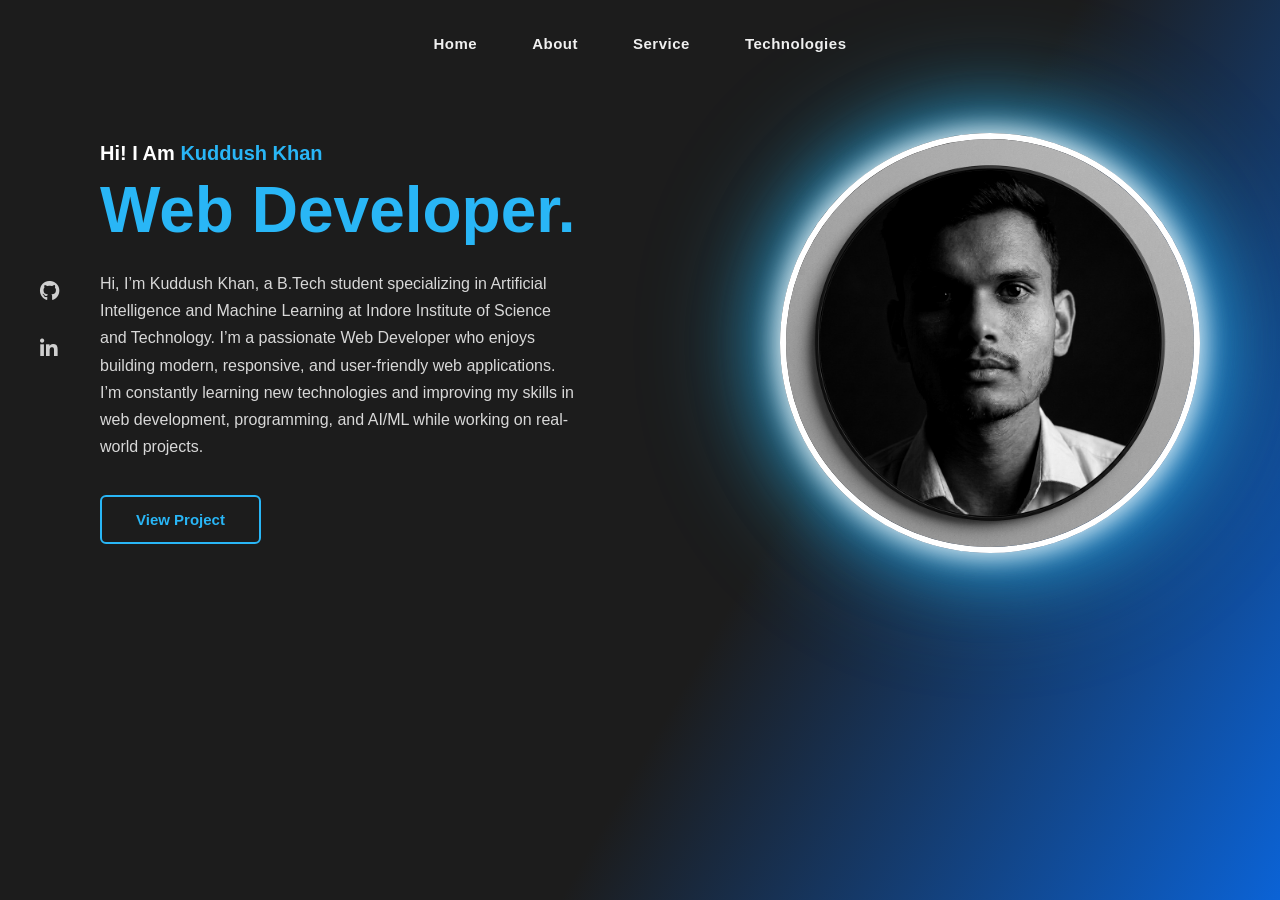
<file: index.html>
<!DOCTYPE html>
<html lang="en">
<head>
  <meta charset="UTF-8">
  <meta name="viewport" content="width=device-width, initial-scale=1.0">

  <title>Kuddush Khan | Web Developer</title>

  <link rel="stylesheet" href="style.css">

  <link
    rel="stylesheet"
    href="https://cdnjs.cloudflare.com/ajax/libs/font-awesome/6.5.1/css/all.min.css"
  >
</head>

<body>

  <div class="page-transition"></div>

  <div class="hero" id="home">

    <!-- Social Icons -->
    <div class="socials">

      <a
        href="https://github.com/kuddushkhan"
        target="_blank"
        rel="noopener noreferrer"
        aria-label="GitHub"
      >
        <i class="fa-brands fa-github"></i>
      </a>

      <a
        href="https://www.linkedin.com/in/kuddush-khan-253315256"
        target="_blank"
        rel="noopener noreferrer"
        aria-label="LinkedIn"
      >
        <i class="fa-brands fa-linkedin-in"></i>
      </a>

    </div>


    <!-- Navbar -->
    <nav class="navbar">
      <ul>
        <li><a href="#home" class="active">Home</a></li>
        <li><a href="about.html" class="about-link">About</a></li>
        <li>
          <a href="service.html" class="service-link">
            Service
          </a>
        </li>
        <li>
          <a href="technologies.html" class="technologies-link">
            Technologies
          </a>
        </li>
      </ul>
    </nav>


    <!-- Main Content -->
    <div class="hero-content">

      <!-- Hero Text -->
      <div class="hero-text">

        <p class="greeting">
          Hi! I Am <span>Kuddush Khan</span>
        </p>

        <h1>Web Developer.</h1>

        <p class="description">
          Hi, I’m Kuddush Khan, a B.Tech student specializing in Artificial
          Intelligence and Machine Learning at Indore Institute of Science
          and Technology. I’m a passionate Web Developer who enjoys building
          modern, responsive, and user-friendly web applications. I’m
          constantly learning new technologies and improving my skills in
          web development, programming, and AI/ML while working on real-world
          projects.
        </p>

        <div class="hero-buttons">
          <a href="project.html" class="btn btn-outline project-link">
             View Project
          </a>
        </div>

      </div>


      <!-- Hero Image -->
      <div class="hero-image">

        <div class="glow-ring">

          <img
            src="Gemini_Generated_Image_m0rmelm0rmelm0rm.png"
            alt="Kuddush Khan portrait"
          >

        </div>

      </div>

    </div>

  </div>


  <!-- Circular Page Transition -->
  <div class="circle-transition"></div>


  <!-- JavaScript -->
  <script src="project.js"></script>

</body>
</html>
</file>
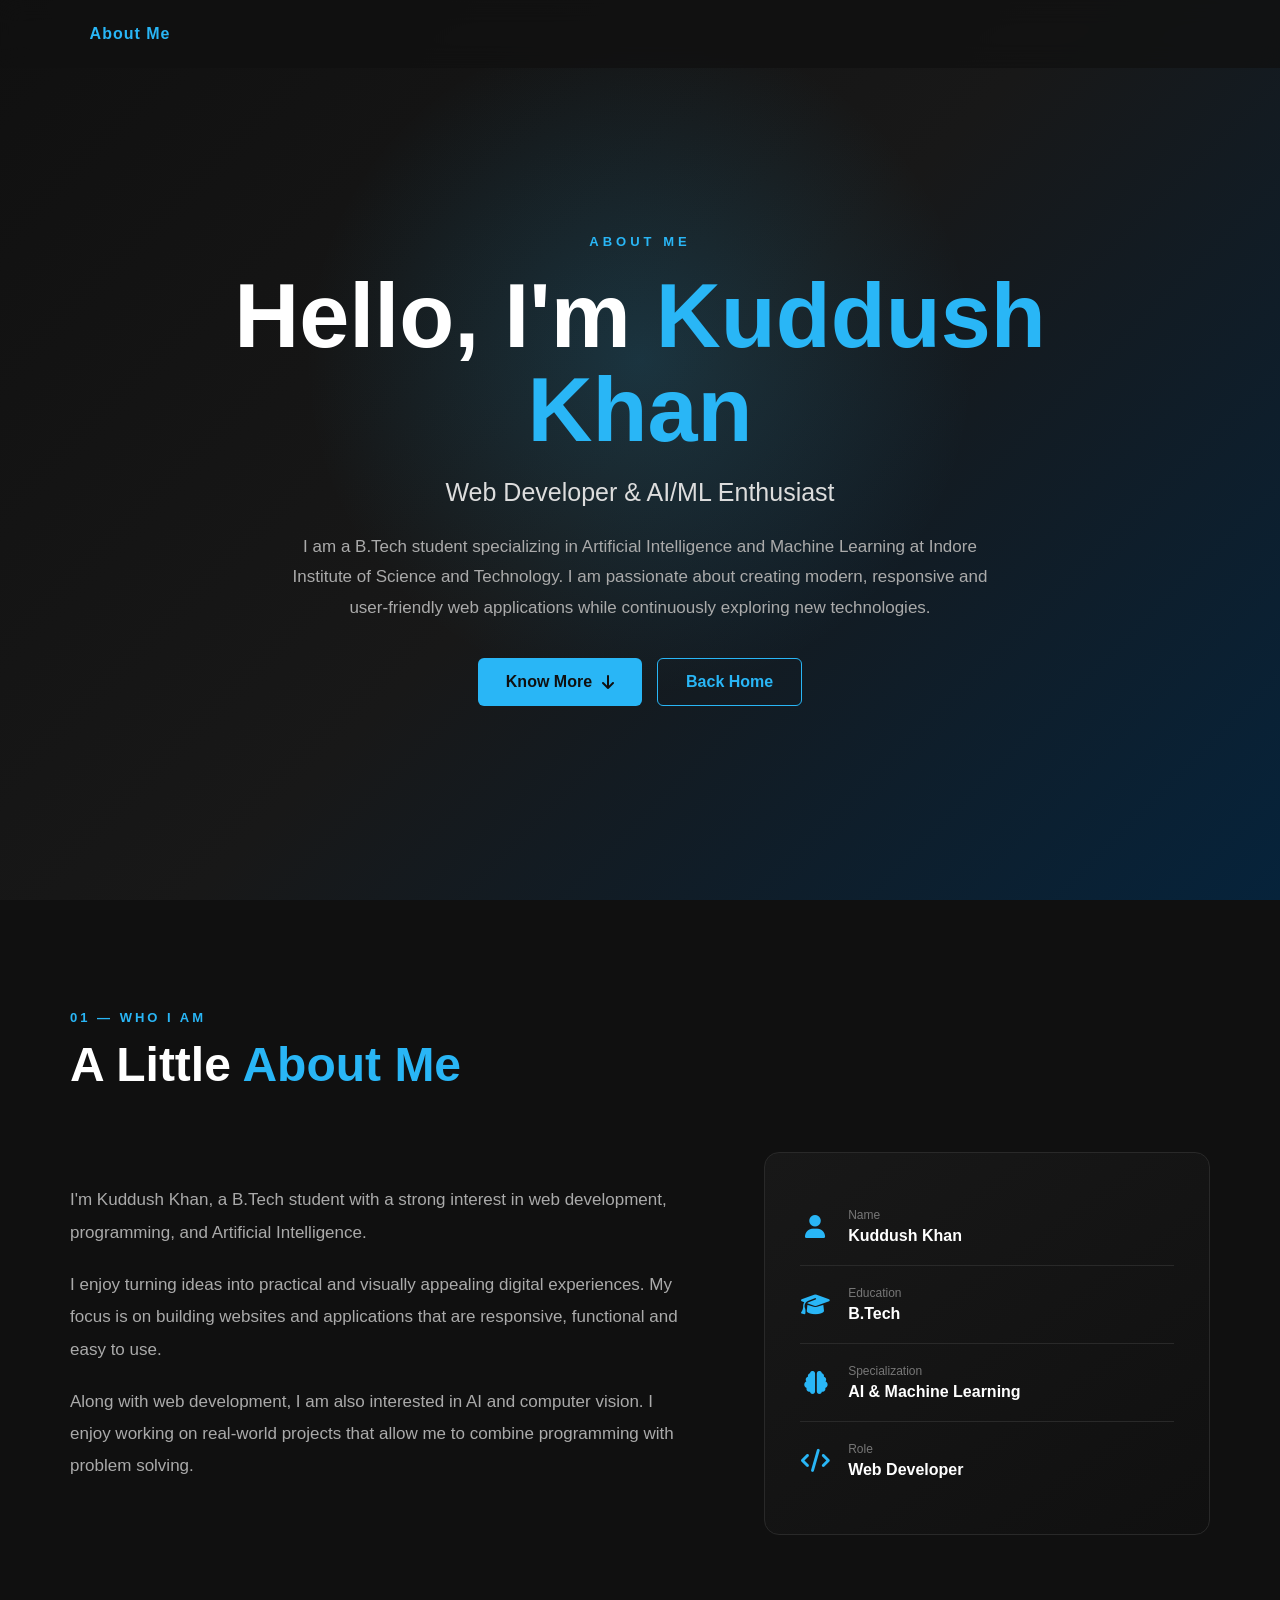
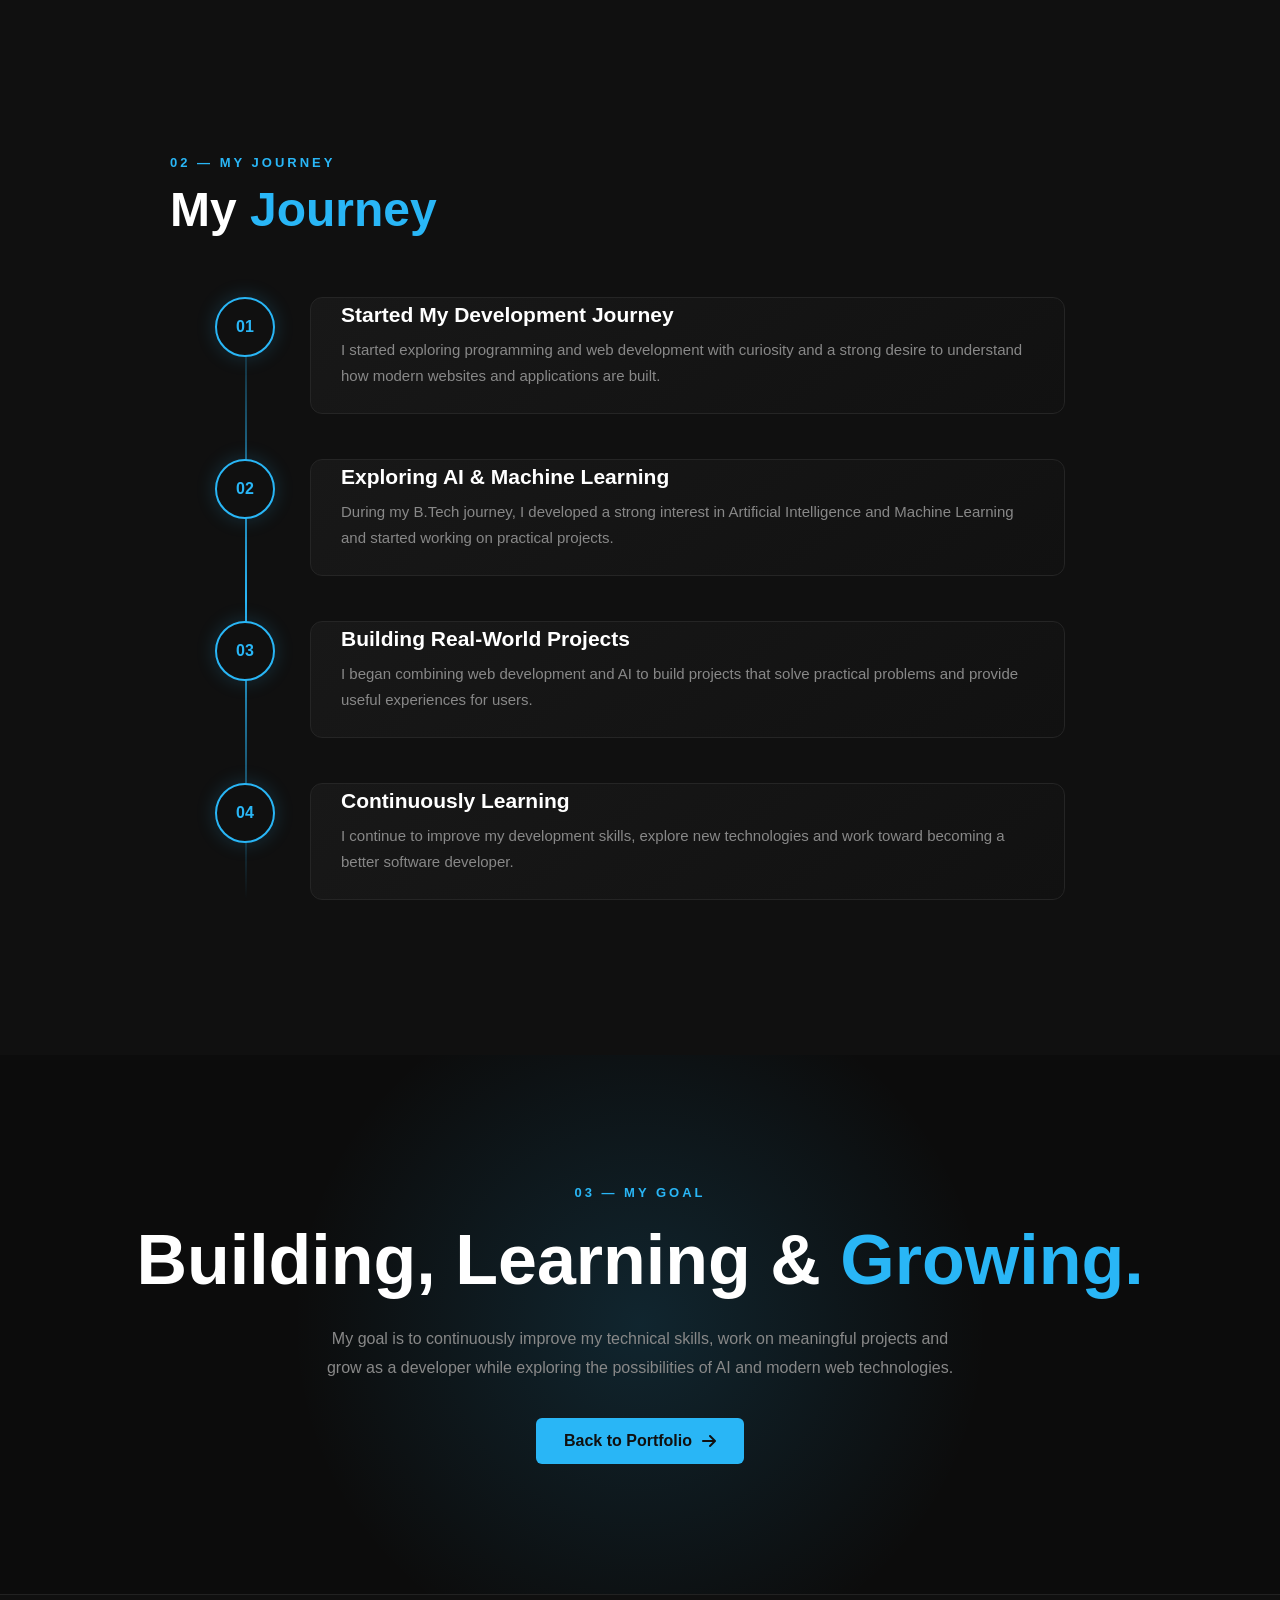
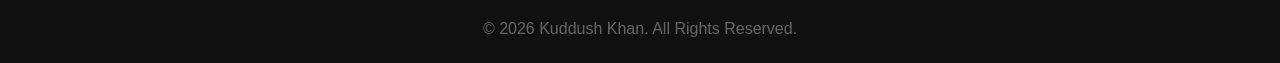
<file: about.html>
<!DOCTYPE html>
<html lang="en">
<head>
  <meta charset="UTF-8">
  <meta name="viewport" content="width=device-width, initial-scale=1.0">

  <title>About Me | Kuddush Khan</title>

  <link rel="stylesheet" href="about.css">

  <link
    rel="stylesheet"
    href="https://cdnjs.cloudflare.com/ajax/libs/font-awesome/6.5.1/css/all.min.css"
  >
</head>

<body>

  <!-- Page Transition -->
  <div class="page-transition"></div>

  <!-- Navbar -->
  <nav class="about-navbar">

    <div class="about-nav-title">
      About Me
    </div>

  </nav>


  <!-- About Hero -->
  <section class="about-hero">

    <div class="about-content">

      <p class="about-label">
        ABOUT ME
      </p>

      <h1>
        Hello, I'm <span>Kuddush Khan</span>
      </h1>

      <h2>
        Web Developer & AI/ML Enthusiast
      </h2>

      <p class="about-intro">
        I am a B.Tech student specializing in Artificial Intelligence
        and Machine Learning at Indore Institute of Science and Technology.
        I am passionate about creating modern, responsive and user-friendly
        web applications while continuously exploring new technologies.
      </p>

      <div class="about-buttons">

        <a href="#details" class="about-btn primary-btn">
          Know More
          <i class="fa-solid fa-arrow-down"></i>
        </a>

        <a href="index.html" class="about-btn secondary-btn">
          Back Home
        </a>

      </div>

    </div>

  </section>


  <!-- Details -->
  <section class="about-section" id="details">

    <div class="section-heading">
      <p>01 — WHO I AM</p>
      <h2>A Little <span>About Me</span></h2>
    </div>

    <div class="about-grid">

      <div class="about-text">

        <p>
          I'm Kuddush Khan, a B.Tech student with a strong interest in
          web development, programming, and Artificial Intelligence.
        </p>

        <p>
          I enjoy turning ideas into practical and visually appealing
          digital experiences. My focus is on building websites and
          applications that are responsive, functional and easy to use.
        </p>

        <p>
          Along with web development, I am also interested in AI and
          computer vision. I enjoy working on real-world projects that
          allow me to combine programming with problem solving.
        </p>

      </div>


      <div class="info-card">

        <div class="info-item">
          <i class="fa-solid fa-user"></i>

          <div>
            <span>Name</span>
            <h3>Kuddush Khan</h3>
          </div>
        </div>


        <div class="info-item">
          <i class="fa-solid fa-graduation-cap"></i>

          <div>
            <span>Education</span>
            <h3>B.Tech</h3>
          </div>
        </div>


        <div class="info-item">
          <i class="fa-solid fa-brain"></i>

          <div>
            <span>Specialization</span>
            <h3>AI & Machine Learning</h3>
          </div>
        </div>


        <div class="info-item">
          <i class="fa-solid fa-code"></i>

          <div>
            <span>Role</span>
            <h3>Web Developer</h3>
          </div>
        </div>

      </div>

    </div>

  </section>


 <!-- My Journey -->
<section class="about-section journey-section">

  <div class="section-heading">
    <p>02 — MY JOURNEY</p>
    <h2>My <span>Journey</span></h2>
  </div>

  <div class="journey">

    <div class="journey-item">
      <div class="journey-number">01</div>

      <div class="journey-content">
        <h3>Started My Development Journey</h3>
        <p>
          I started exploring programming and web development with
          curiosity and a strong desire to understand how modern
          websites and applications are built.
        </p>
      </div>
    </div>


    <div class="journey-item">
      <div class="journey-number">02</div>

      <div class="journey-content">
        <h3>Exploring AI & Machine Learning</h3>
        <p>
          During my B.Tech journey, I developed a strong interest in
          Artificial Intelligence and Machine Learning and started
          working on practical projects.
        </p>
      </div>
    </div>


    <div class="journey-item">
      <div class="journey-number">03</div>

      <div class="journey-content">
        <h3>Building Real-World Projects</h3>
        <p>
          I began combining web development and AI to build projects
          that solve practical problems and provide useful experiences
          for users.
        </p>
      </div>
    </div>


    <div class="journey-item">
      <div class="journey-number">04</div>

      <div class="journey-content">
        <h3>Continuously Learning</h3>
        <p>
          I continue to improve my development skills, explore new
          technologies and work toward becoming a better software
          developer.
        </p>
      </div>
    </div>

  </div>

</section>


  <!-- Goals -->
  <section class="about-goal">

    <p>03 — MY GOAL</p>

    <h2>
      Building, Learning & <span>Growing.</span>
    </h2>

    <p class="goal-text">
      My goal is to continuously improve my technical skills, work on
      meaningful projects and grow as a developer while exploring the
      possibilities of AI and modern web technologies.
    </p>

    <a href="index.html" class="about-btn primary-btn">
      Back to Portfolio
      <i class="fa-solid fa-arrow-right"></i>
    </a>

  </section>


  <footer>
    <p>
      © 2026 Kuddush Khan. All Rights Reserved.
    </p>
  </footer>


  <script src="project.js"></script>

</body>
</html>
</file>
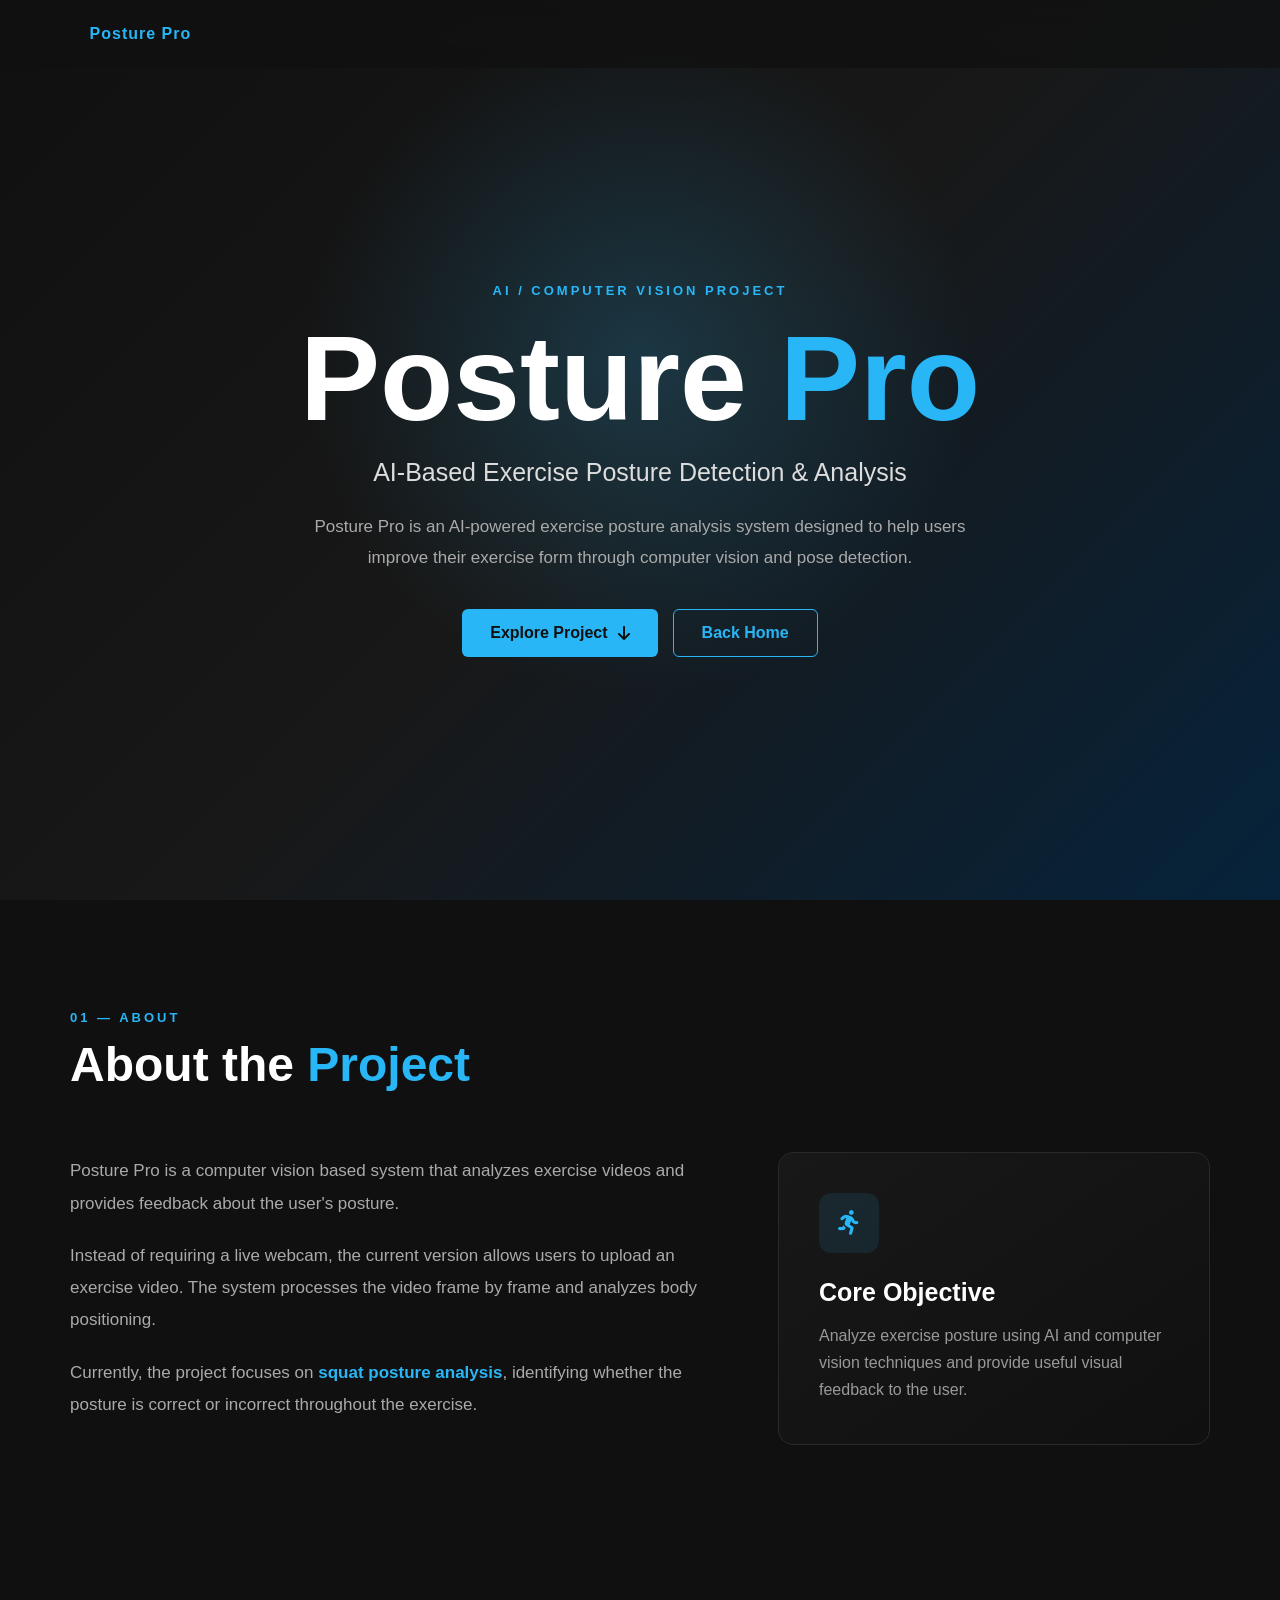
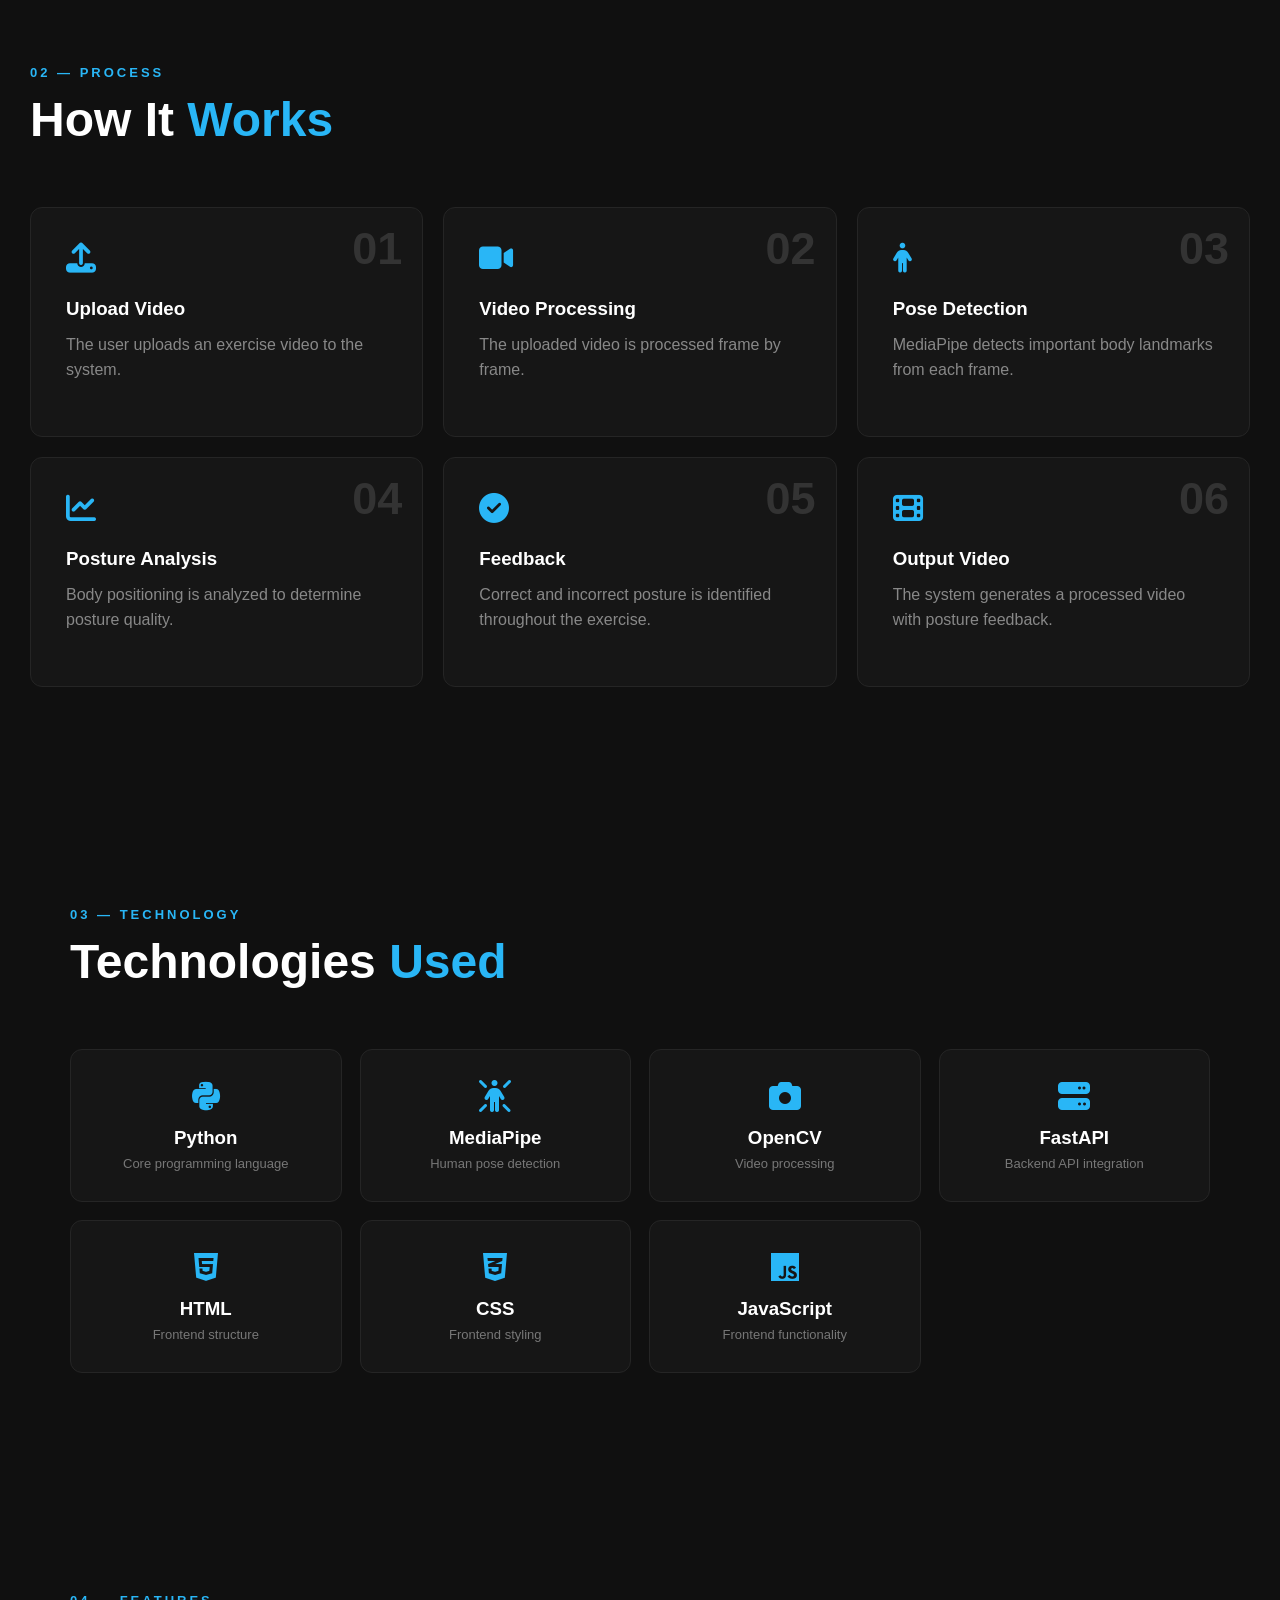
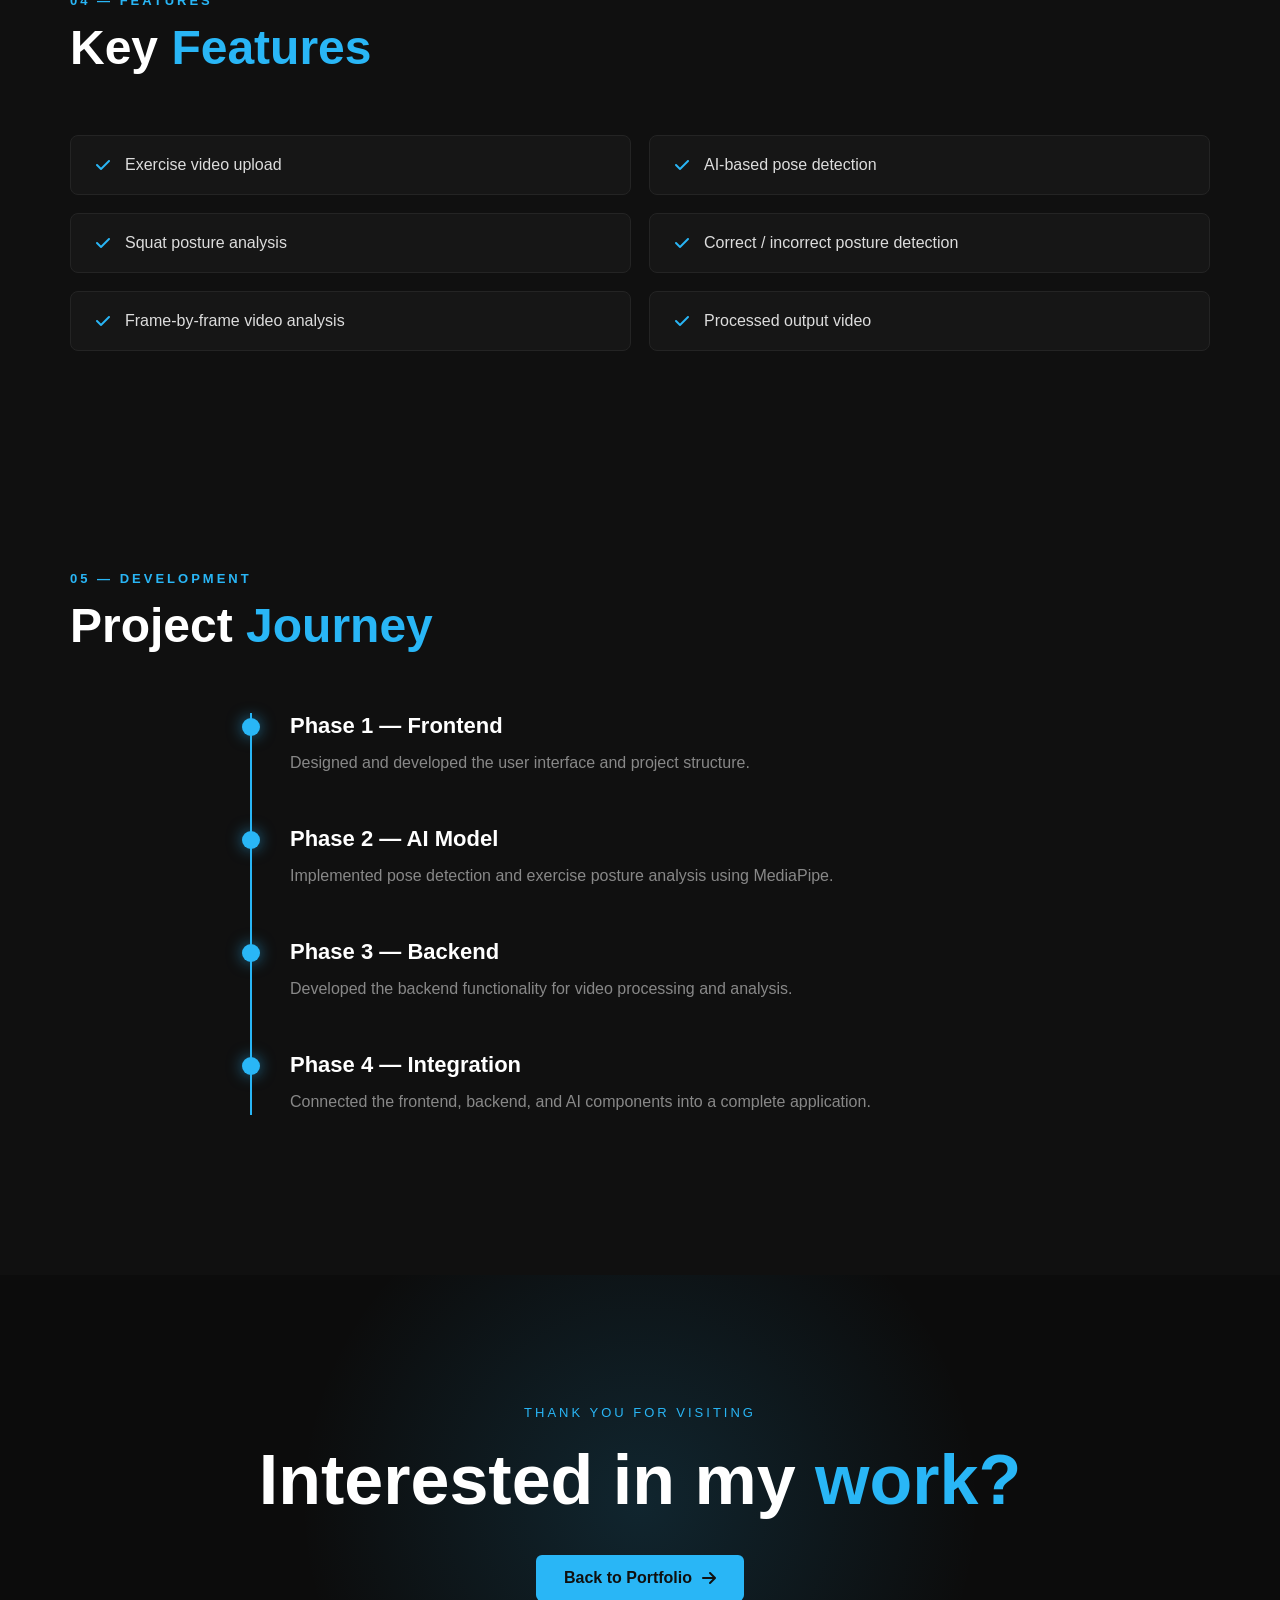
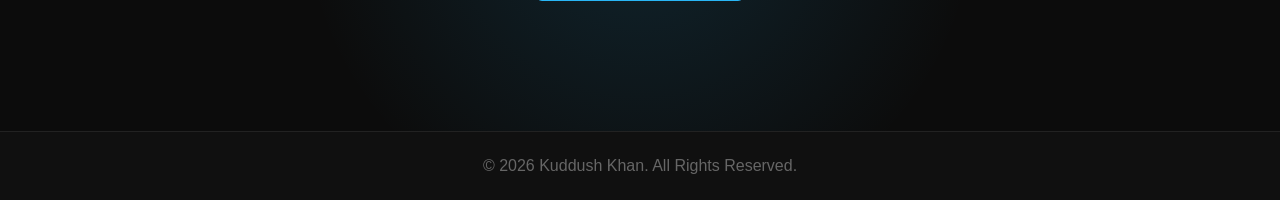
<file: project.html>
<!DOCTYPE html>
<html lang="en">
<head>
  <meta charset="UTF-8">
  <meta name="viewport" content="width=device-width, initial-scale=1.0">

  <title>Posture Pro | Kuddush Khan</title>

  <link rel="stylesheet" href="project.css">

  <link
    rel="stylesheet"
    href="https://cdnjs.cloudflare.com/ajax/libs/font-awesome/6.5.1/css/all.min.css"
  >
</head>

<body>

  <div class="page-transition"></div>


  <!-- Navbar -->
  <nav class="project-navbar">

    <div class="project-nav-title">
      Posture Pro
    </div>

  </nav>


  <!-- Hero -->
  <section class="project-hero">

    <div class="project-hero-content">

      <p class="project-label">
        AI / COMPUTER VISION PROJECT
      </p>

      <h1>
        Posture <span>Pro</span>
      </h1>

      <p class="project-subtitle">
        AI-Based Exercise Posture Detection & Analysis
      </p>

      <p class="project-intro">
        Posture Pro is an AI-powered exercise posture analysis system
        designed to help users improve their exercise form through
        computer vision and pose detection.
      </p>

      <div class="hero-buttons">

        <a href="#about" class="project-btn primary-btn">
          Explore Project
          <i class="fa-solid fa-arrow-down"></i>
        </a>

        <a href="index.html" class="project-btn secondary-btn">
          Back Home
        </a>

      </div>

    </div>

  </section>


  <!-- About Project -->
  <section class="project-section" id="about">

    <div class="section-heading">
      <p>01 — ABOUT</p>
      <h2>About the <span>Project</span></h2>
    </div>

    <div class="about-grid">

      <div class="about-text">

        <p>
          Posture Pro is a computer vision based system that analyzes
          exercise videos and provides feedback about the user's
          posture.
        </p>

        <p>
          Instead of requiring a live webcam, the current version
          allows users to upload an exercise video. The system processes
          the video frame by frame and analyzes body positioning.
        </p>

        <p>
          Currently, the project focuses on
          <strong>squat posture analysis</strong>,
          identifying whether the posture is correct
          or incorrect throughout the exercise.
        </p>

      </div>

      <div class="project-card">

        <div class="card-icon">
          <i class="fa-solid fa-person-running"></i>
        </div>

        <h3>Core Objective</h3>

        <p>
          Analyze exercise posture using AI and computer vision
          techniques and provide useful visual feedback to the user.
        </p>

      </div>

    </div>

  </section>


  <!-- How It Works -->
  <section class="project-section process-section">

    <div class="section-heading">
      <p>02 — PROCESS</p>
      <h2>How It <span>Works</span></h2>
    </div>

    <div class="process-grid">

      <div class="process-card">
        <div class="step-number">01</div>
        <i class="fa-solid fa-upload"></i>
        <h3>Upload Video</h3>
        <p>
          The user uploads an exercise video to the system.
        </p>
      </div>

      <div class="process-card">
        <div class="step-number">02</div>
        <i class="fa-solid fa-video"></i>
        <h3>Video Processing</h3>
        <p>
          The uploaded video is processed frame by frame.
        </p>
      </div>

      <div class="process-card">
        <div class="step-number">03</div>
        <i class="fa-solid fa-person"></i>
        <h3>Pose Detection</h3>
        <p>
          MediaPipe detects important body landmarks from each frame.
        </p>
      </div>

      <div class="process-card">
        <div class="step-number">04</div>
        <i class="fa-solid fa-chart-line"></i>
        <h3>Posture Analysis</h3>
        <p>
          Body positioning is analyzed to determine posture quality.
        </p>
      </div>

      <div class="process-card">
        <div class="step-number">05</div>
        <i class="fa-solid fa-circle-check"></i>
        <h3>Feedback</h3>
        <p>
          Correct and incorrect posture is identified throughout
          the exercise.
        </p>
      </div>

      <div class="process-card">
        <div class="step-number">06</div>
        <i class="fa-solid fa-film"></i>
        <h3>Output Video</h3>
        <p>
          The system generates a processed video with posture feedback.
        </p>
      </div>

    </div>

  </section>


  <!-- Technologies -->
  <section class="project-section">

    <div class="section-heading">
      <p>03 — TECHNOLOGY</p>
      <h2>Technologies <span>Used</span></h2>
    </div>

    <div class="tech-grid">

      <div class="tech-card">
        <i class="fa-brands fa-python"></i>
        <h3>Python</h3>
        <p>Core programming language</p>
      </div>

      <div class="tech-card">
        <i class="fa-solid fa-person-rays"></i>
        <h3>MediaPipe</h3>
        <p>Human pose detection</p>
      </div>

      <div class="tech-card">
        <i class="fa-solid fa-camera"></i>
        <h3>OpenCV</h3>
        <p>Video processing</p>
      </div>

      <div class="tech-card">
        <i class="fa-solid fa-server"></i>
        <h3>FastAPI</h3>
        <p>Backend API integration</p>
      </div>

      <div class="tech-card">
        <i class="fa-brands fa-html5"></i>
        <h3>HTML</h3>
        <p>Frontend structure</p>
      </div>

      <div class="tech-card">
        <i class="fa-brands fa-css3-alt"></i>
        <h3>CSS</h3>
        <p>Frontend styling</p>
      </div>

      <div class="tech-card">
        <i class="fa-brands fa-js"></i>
        <h3>JavaScript</h3>
        <p>Frontend functionality</p>
      </div>

    </div>

  </section>


  <!-- Features -->
  <section class="project-section features-section">

    <div class="section-heading">
      <p>04 — FEATURES</p>
      <h2>Key <span>Features</span></h2>
    </div>

    <div class="features-list">

      <div class="feature">
        <i class="fa-solid fa-check"></i>
        <span>Exercise video upload</span>
      </div>

      <div class="feature">
        <i class="fa-solid fa-check"></i>
        <span>AI-based pose detection</span>
      </div>

      <div class="feature">
        <i class="fa-solid fa-check"></i>
        <span>Squat posture analysis</span>
      </div>

      <div class="feature">
        <i class="fa-solid fa-check"></i>
        <span>Correct / incorrect posture detection</span>
      </div>

      <div class="feature">
        <i class="fa-solid fa-check"></i>
        <span>Frame-by-frame video analysis</span>
      </div>

      <div class="feature">
        <i class="fa-solid fa-check"></i>
        <span>Processed output video</span>
      </div>

    </div>

  </section>


  <!-- Development -->
  <section class="project-section">

    <div class="section-heading">
      <p>05 — DEVELOPMENT</p>
      <h2>Project <span>Journey</span></h2>
    </div>

    <div class="timeline">

      <div class="timeline-item">
        <div class="timeline-dot"></div>
        <h3>Phase 1 — Frontend</h3>
        <p>
          Designed and developed the user interface and project
          structure.
        </p>
      </div>

      <div class="timeline-item">
        <div class="timeline-dot"></div>
        <h3>Phase 2 — AI Model</h3>
        <p>
          Implemented pose detection and exercise posture analysis
          using MediaPipe.
        </p>
      </div>

      <div class="timeline-item">
        <div class="timeline-dot"></div>
        <h3>Phase 3 — Backend</h3>
        <p>
          Developed the backend functionality for video processing
          and analysis.
        </p>
      </div>

      <div class="timeline-item">
        <div class="timeline-dot"></div>
        <h3>Phase 4 — Integration</h3>
        <p>
          Connected the frontend, backend, and AI components into
          a complete application.
        </p>
      </div>

    </div>

  </section>


  <!-- Final CTA -->
  <section class="project-cta">

    <p>THANK YOU FOR VISITING</p>

    <h2>
      Interested in my <span>work?</span>
    </h2>

    <a href="index.html" class="project-btn primary-btn">
      Back to Portfolio
      <i class="fa-solid fa-arrow-right"></i>
    </a>

  </section>


  <footer>
    <p>
      © 2026 Kuddush Khan. All Rights Reserved.
    </p>
  </footer>


  <!-- JavaScript -->
  <script src="project.js"></script>

</body>
</html>
</file>
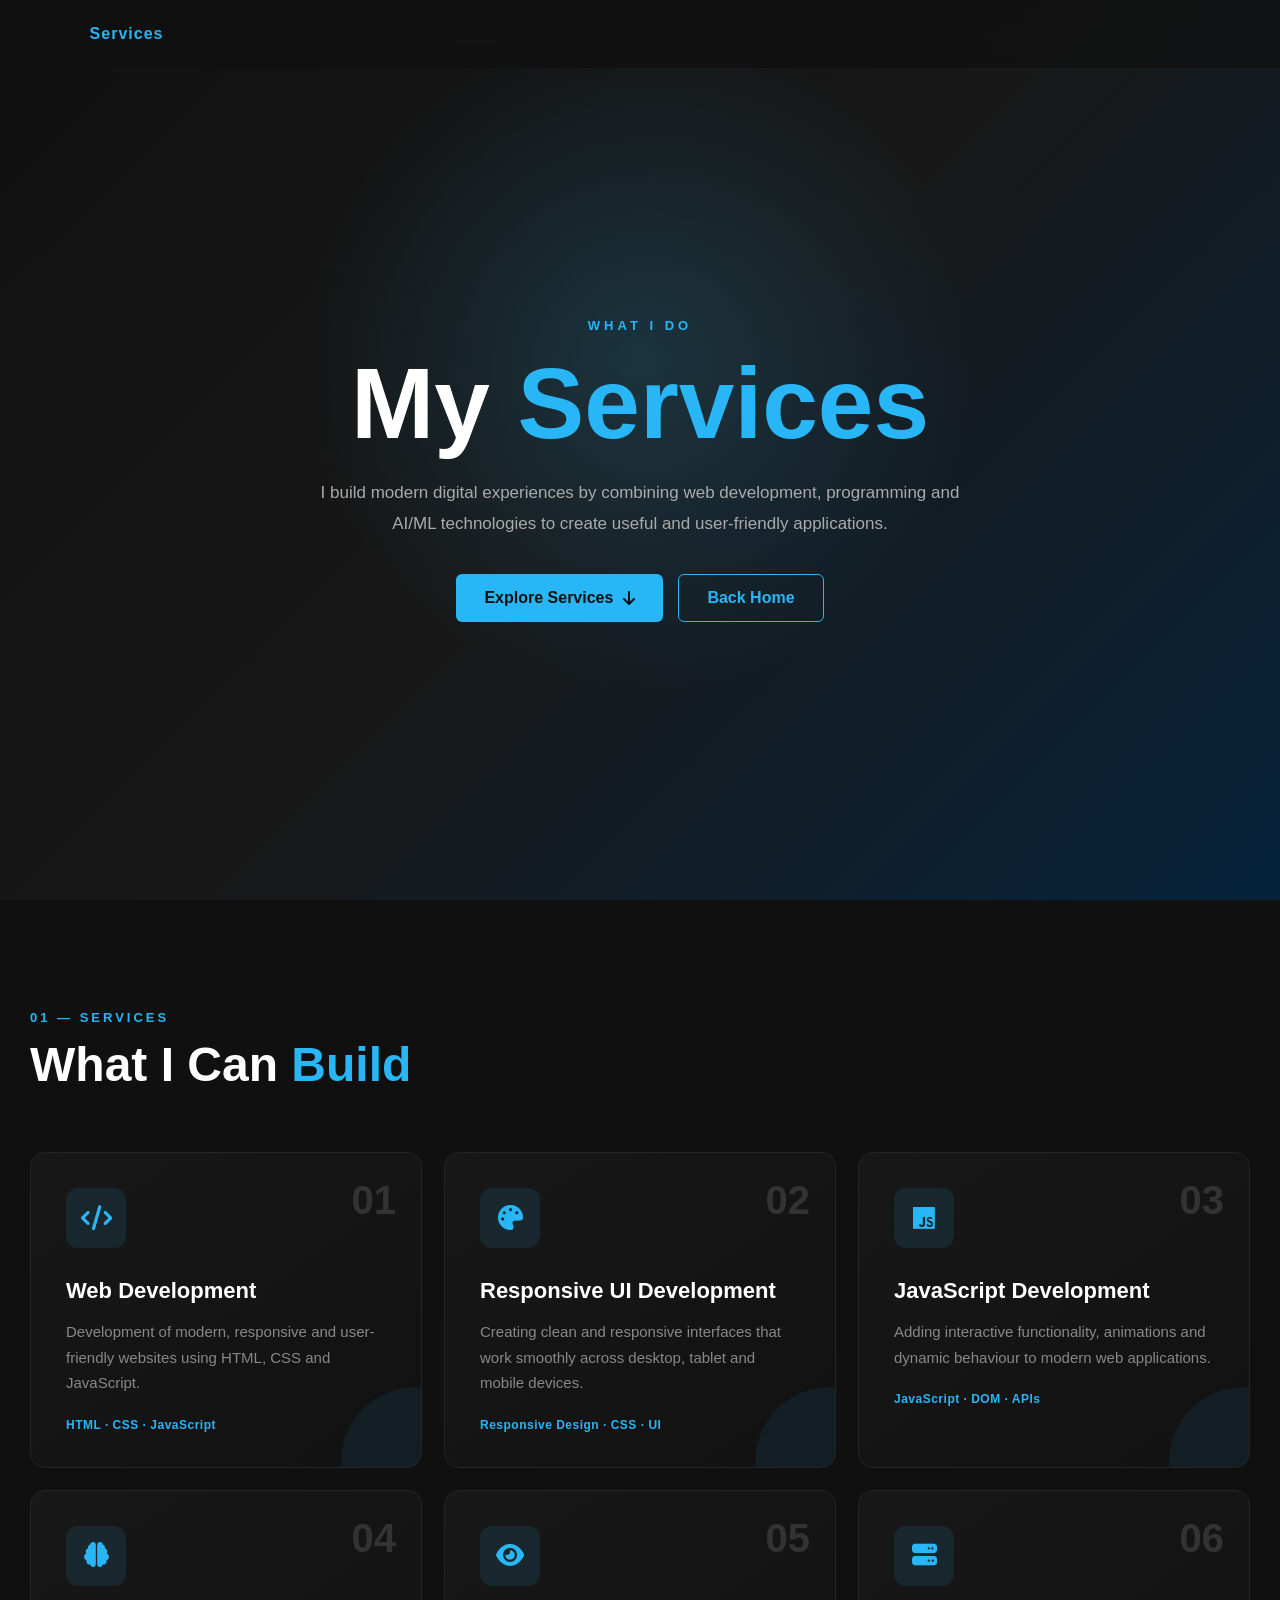
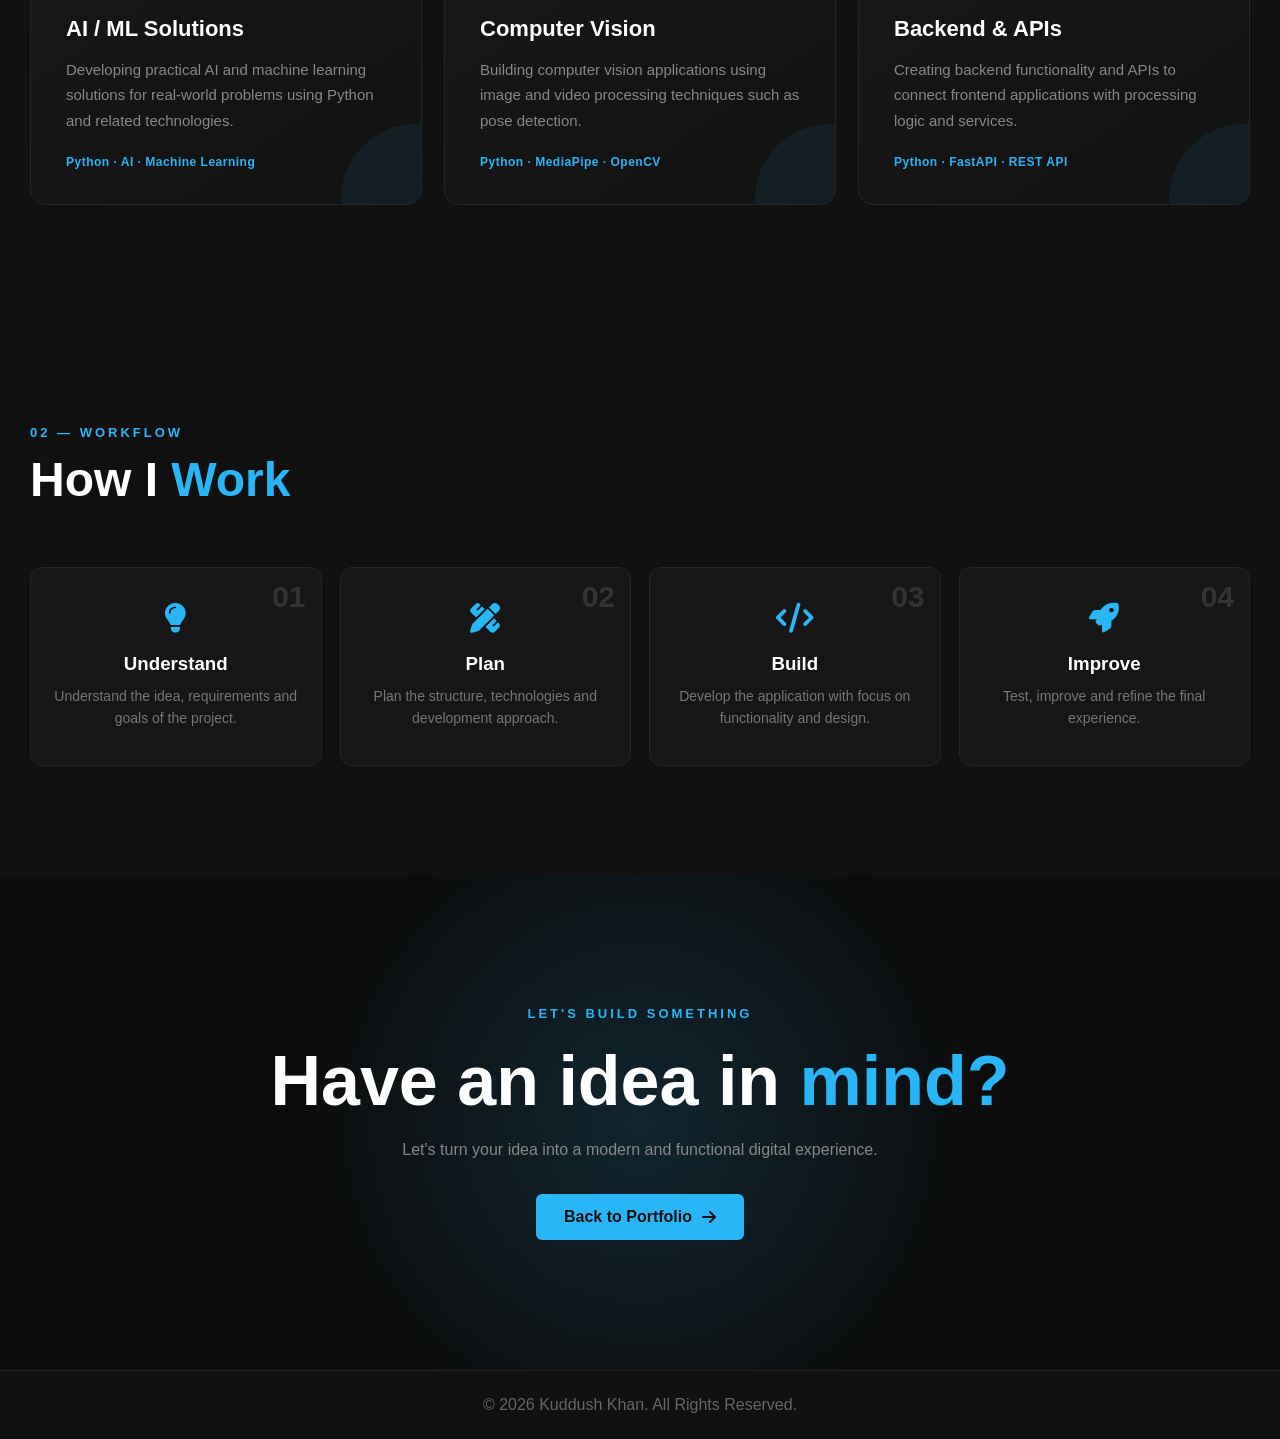
<file: service.html>
<!DOCTYPE html>
<html lang="en">

<head>
  <meta charset="UTF-8">
  <meta name="viewport" content="width=device-width, initial-scale=1.0">

  <title>Services | Kuddush Khan</title>

  <link rel="stylesheet" href="service.css">

  <link
    rel="stylesheet"
    href="https://cdnjs.cloudflare.com/ajax/libs/font-awesome/6.5.1/css/all.min.css"
  >
</head>

<body>

  <!-- Page Transition -->
  <div class="page-transition"></div>


  <!-- Navbar -->

  <nav class="services-navbar">

    <div class="services-nav-title">
      Services
    </div>

  </nav>


  <!-- Hero -->

  <section class="services-hero">

    <div class="services-hero-content">

      <p class="services-label">
        WHAT I DO
      </p>

      <h1>
        My <span>Services</span>
      </h1>

      <p class="services-intro">
        I build modern digital experiences by combining web development,
        programming and AI/ML technologies to create useful and
        user-friendly applications.
      </p>

      <div class="services-buttons">

        <a href="#services" class="service-btn primary-btn">
          Explore Services
          <i class="fa-solid fa-arrow-down"></i>
        </a>

        <a href="index.html" class="service-btn secondary-btn">
          Back Home
        </a>

      </div>

    </div>

  </section>


  <!-- Services -->

  <section class="services-section" id="services">

    <div class="section-heading">

      <p>01 — SERVICES</p>

      <h2>
        What I Can <span>Build</span>
      </h2>

    </div>


    <div class="services-grid">


      <!-- Web Development -->

      <div class="service-card">

        <div class="service-icon">
          <i class="fa-solid fa-code"></i>
        </div>

        <span class="service-number">01</span>

        <h3>
          Web Development
        </h3>

        <p>
          Development of modern, responsive and user-friendly websites
          using HTML, CSS and JavaScript.
        </p>

        <div class="service-tech">
          HTML · CSS · JavaScript
        </div>

      </div>


      <!-- UI -->

      <div class="service-card">

        <div class="service-icon">
          <i class="fa-solid fa-palette"></i>
        </div>

        <span class="service-number">02</span>

        <h3>
          Responsive UI Development
        </h3>

        <p>
          Creating clean and responsive interfaces that work smoothly
          across desktop, tablet and mobile devices.
        </p>

        <div class="service-tech">
          Responsive Design · CSS · UI
        </div>

      </div>


      <!-- JavaScript -->

      <div class="service-card">

        <div class="service-icon">
          <i class="fa-brands fa-js"></i>
        </div>

        <span class="service-number">03</span>

        <h3>
          JavaScript Development
        </h3>

        <p>
          Adding interactive functionality, animations and dynamic
          behaviour to modern web applications.
        </p>

        <div class="service-tech">
          JavaScript · DOM · APIs
        </div>

      </div>


      <!-- AI -->

      <div class="service-card">

        <div class="service-icon">
          <i class="fa-solid fa-brain"></i>
        </div>

        <span class="service-number">04</span>

        <h3>
          AI / ML Solutions
        </h3>

        <p>
          Developing practical AI and machine learning solutions for
          real-world problems using Python and related technologies.
        </p>

        <div class="service-tech">
          Python · AI · Machine Learning
        </div>

      </div>


      <!-- Computer Vision -->

      <div class="service-card">

        <div class="service-icon">
          <i class="fa-solid fa-eye"></i>
        </div>

        <span class="service-number">05</span>

        <h3>
          Computer Vision
        </h3>

        <p>
          Building computer vision applications using image and video
          processing techniques such as pose detection.
        </p>

        <div class="service-tech">
          Python · MediaPipe · OpenCV
        </div>

      </div>


      <!-- Backend -->

      <div class="service-card">

        <div class="service-icon">
          <i class="fa-solid fa-server"></i>
        </div>

        <span class="service-number">06</span>

        <h3>
          Backend & APIs
        </h3>

        <p>
          Creating backend functionality and APIs to connect frontend
          applications with processing logic and services.
        </p>

        <div class="service-tech">
          Python · FastAPI · REST API
        </div>

      </div>

    </div>

  </section>


  <!-- Workflow -->

  <section class="workflow-section">

    <div class="section-heading">

      <p>02 — WORKFLOW</p>

      <h2>
        How I <span>Work</span>
      </h2>

    </div>


    <div class="workflow-grid">

      <div class="workflow-item">

        <span>01</span>

        <i class="fa-solid fa-lightbulb"></i>

        <h3>Understand</h3>

        <p>
          Understand the idea, requirements and goals of the project.
        </p>

      </div>


      <div class="workflow-item">

        <span>02</span>

        <i class="fa-solid fa-pen-ruler"></i>

        <h3>Plan</h3>

        <p>
          Plan the structure, technologies and development approach.
        </p>

      </div>


      <div class="workflow-item">

        <span>03</span>

        <i class="fa-solid fa-code"></i>

        <h3>Build</h3>

        <p>
          Develop the application with focus on functionality and design.
        </p>

      </div>


      <div class="workflow-item">

        <span>04</span>

        <i class="fa-solid fa-rocket"></i>

        <h3>Improve</h3>

        <p>
          Test, improve and refine the final experience.
        </p>

      </div>

    </div>

  </section>


  <!-- CTA -->

  <section class="services-cta">

    <p>
      LET'S BUILD SOMETHING
    </p>

    <h2>
      Have an idea in <span>mind?</span>
    </h2>

    <p class="cta-text">
      Let's turn your idea into a modern and functional digital experience.
    </p>

    <a href="index.html" class="service-btn primary-btn">
      Back to Portfolio
      <i class="fa-solid fa-arrow-right"></i>
    </a>

  </section>


  <footer>

    <p>
      © 2026 Kuddush Khan. All Rights Reserved.
    </p>

  </footer>


  <script src="project.js"></script>

</body>
</html>
</file>
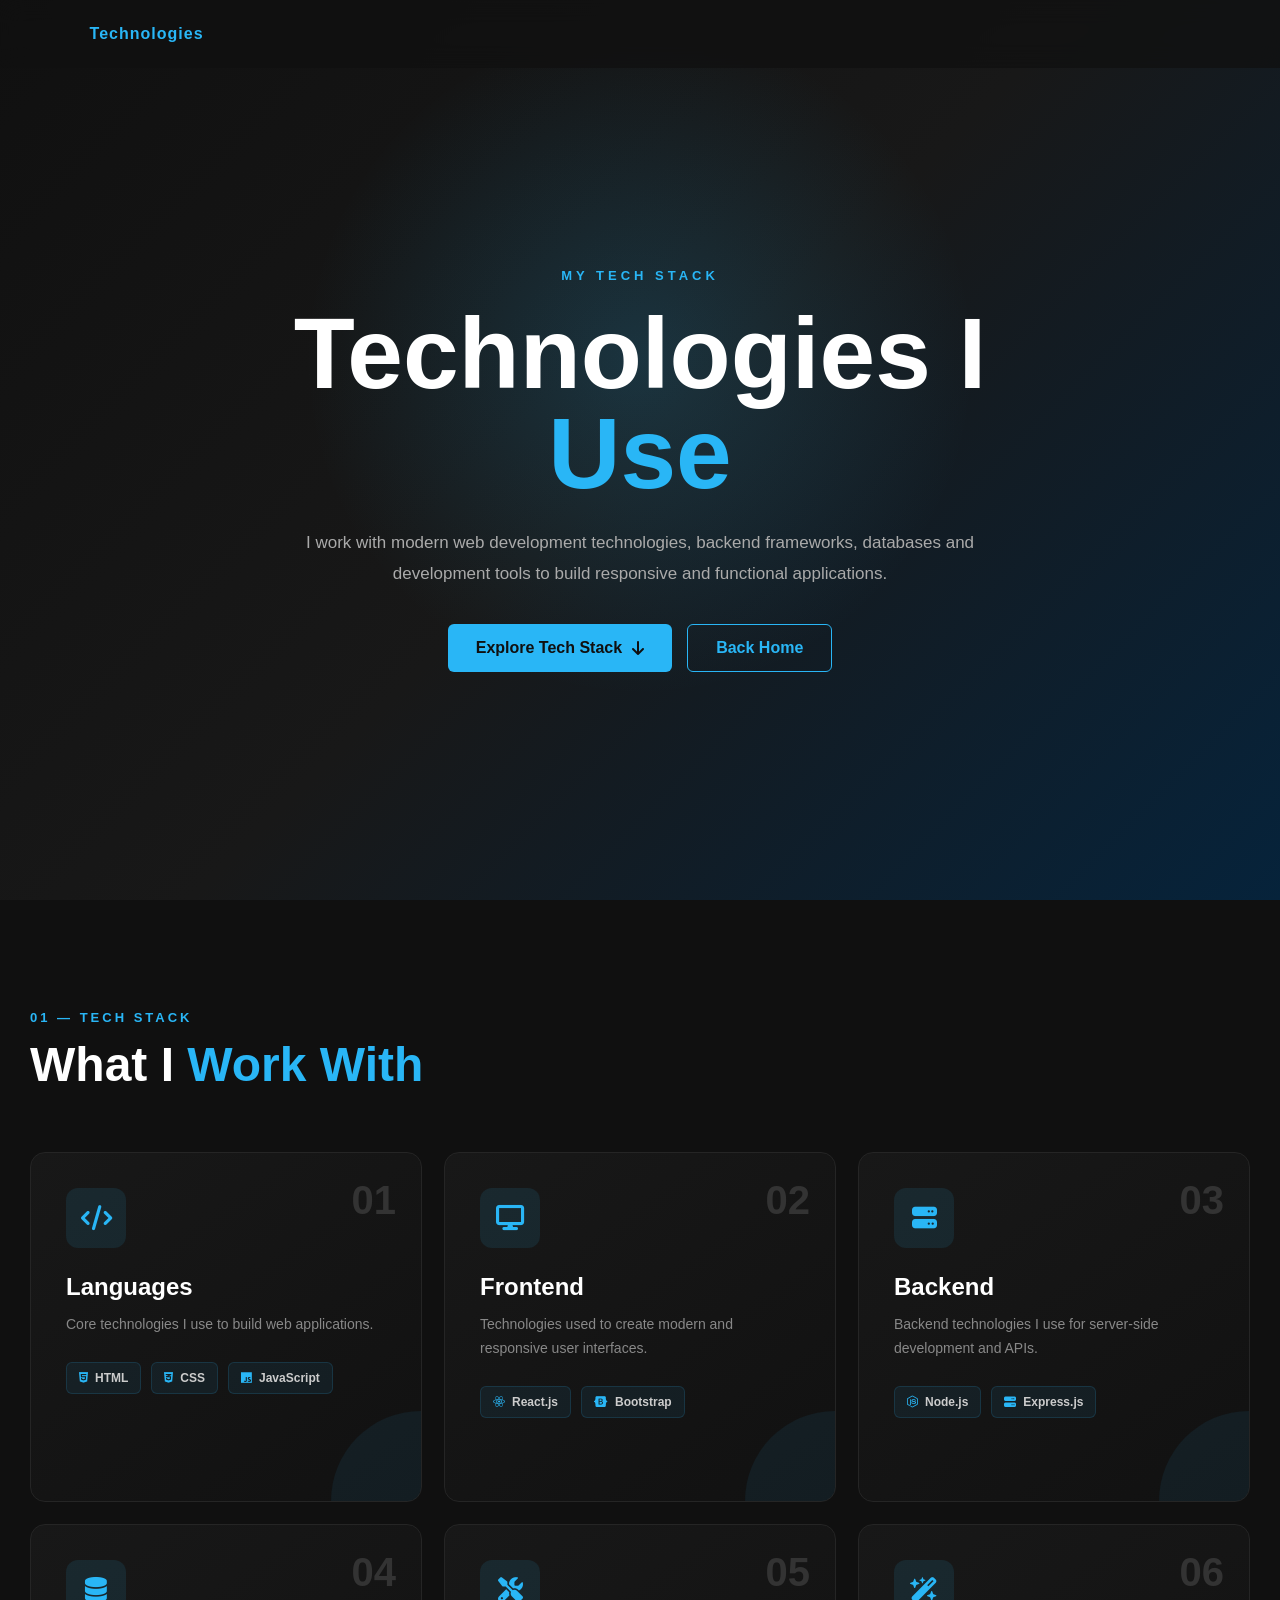
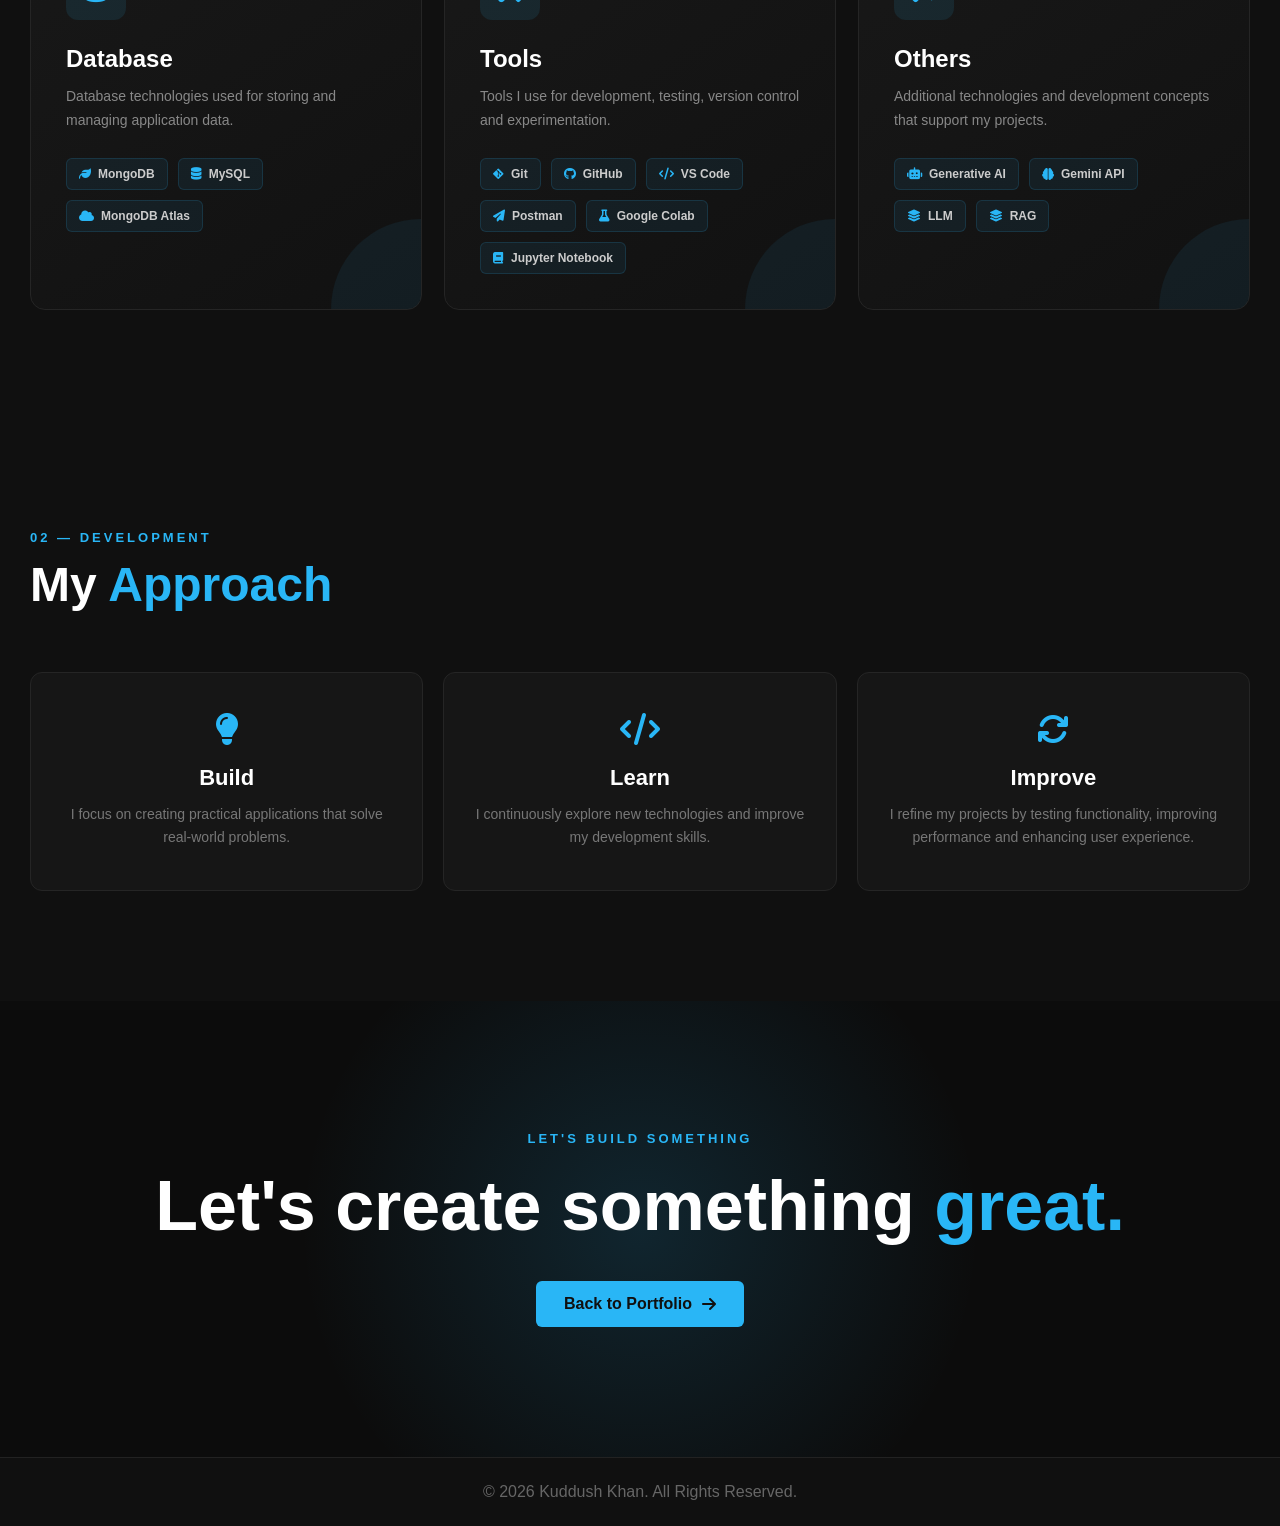
<file: technologies.html>
<!DOCTYPE html>
<html lang="en">

<head>
  <meta charset="UTF-8">
  <meta name="viewport" content="width=device-width, initial-scale=1.0">

  <title>Technologies | Kuddush Khan</title>

  <link rel="stylesheet" href="technologies.css">

  <link
    rel="stylesheet"
    href="https://cdnjs.cloudflare.com/ajax/libs/font-awesome/6.5.1/css/all.min.css"
  >
</head>

<body>

  <!-- Page Transition -->
  <div class="page-transition"></div>


  <!-- Navbar -->

  <nav class="tech-navbar">


    <div class="tech-nav-title">
      Technologies
    </div>

  </nav>


  <!-- Hero -->

  <section class="tech-hero">

    <div class="tech-hero-content">

      <p class="tech-label">
        MY TECH STACK
      </p>

      <h1>
        Technologies I <span>Use</span>
      </h1>

      <p class="tech-intro">
        I work with modern web development technologies, backend
        frameworks, databases and development tools to build
        responsive and functional applications.
      </p>

      <div class="tech-buttons">

        <a href="#technology-stack" class="tech-btn primary-btn">
          Explore Tech Stack
          <i class="fa-solid fa-arrow-down"></i>
        </a>

        <a href="index.html" class="tech-btn secondary-btn">
          Back Home
        </a>

      </div>

    </div>

  </section>


  <!-- Technology Stack -->

  <section class="technology-section" id="technology-stack">

    <div class="section-heading">

      <p>01 — TECH STACK</p>

      <h2>
        What I <span>Work With</span>
      </h2>

    </div>


    <div class="technology-grid">


      <!-- Languages -->

      <div class="technology-card">

        <div class="technology-icon">
          <i class="fa-solid fa-code"></i>
        </div>

        <span class="technology-number">01</span>

        <h3>Languages</h3>

        <p>
          Core technologies I use to build web applications.
        </p>

        <div class="tech-list">

          <span>
            <i class="fa-brands fa-html5"></i>
            HTML
          </span>

          <span>
            <i class="fa-brands fa-css3-alt"></i>
            CSS
          </span>

          <span>
            <i class="fa-brands fa-js"></i>
            JavaScript
          </span>

        </div>

      </div>


      <!-- Frontend -->

      <div class="technology-card">

        <div class="technology-icon">
          <i class="fa-solid fa-display"></i>
        </div>

        <span class="technology-number">02</span>

        <h3>Frontend</h3>

        <p>
          Technologies used to create modern and responsive
          user interfaces.
        </p>

        <div class="tech-list">

          <span>
            <i class="fa-brands fa-react"></i>
            React.js
          </span>

          <span>
            <i class="fa-brands fa-bootstrap"></i>
            Bootstrap
          </span>

        </div>

      </div>


      <!-- Backend -->

      <div class="technology-card">

        <div class="technology-icon">
          <i class="fa-solid fa-server"></i>
        </div>

        <span class="technology-number">03</span>

        <h3>Backend</h3>

        <p>
          Backend technologies I use for server-side development
          and APIs.
        </p>

        <div class="tech-list">

          <span>
            <i class="fa-brands fa-node-js"></i>
            Node.js
          </span>

          <span>
            <i class="fa-solid fa-server"></i>
            Express.js
          </span>

        </div>

      </div>


      <!-- Database -->

      <div class="technology-card">

        <div class="technology-icon">
          <i class="fa-solid fa-database"></i>
        </div>

        <span class="technology-number">04</span>

        <h3>Database</h3>

        <p>
          Database technologies used for storing and managing
          application data.
        </p>

        <div class="tech-list">

          <span>
            <i class="fa-solid fa-leaf"></i>
            MongoDB
          </span>

          <span>
            <i class="fa-solid fa-database"></i>
            MySQL
          </span>

          <span>
            <i class="fa-solid fa-cloud"></i>
            MongoDB Atlas
          </span>

        </div>

      </div>


      <!-- Tools -->

      <div class="technology-card">

        <div class="technology-icon">
          <i class="fa-solid fa-screwdriver-wrench"></i>
        </div>

        <span class="technology-number">05</span>

        <h3>Tools</h3>

        <p>
          Tools I use for development, testing, version control
          and experimentation.
        </p>

        <div class="tech-list">

          <span>
            <i class="fa-brands fa-git-alt"></i>
            Git
          </span>

          <span>
            <i class="fa-brands fa-github"></i>
            GitHub
          </span>

          <span>
            <i class="fa-solid fa-code"></i>
            VS Code
          </span>

          <span>
            <i class="fa-solid fa-paper-plane"></i>
            Postman
          </span>

          <span>
            <i class="fa-solid fa-flask"></i>
            Google Colab
          </span>

          <span>
            <i class="fa-solid fa-book"></i>
            Jupyter Notebook
          </span>

        </div>

      </div>


      <!-- Others -->

      <div class="technology-card">

        <div class="technology-icon">
          <i class="fa-solid fa-wand-magic-sparkles"></i>
        </div>

        <span class="technology-number">06</span>

        <h3>Others</h3>

        <p>
          Additional technologies and development concepts that
          support my projects.
        </p>

        <div class="tech-list">

          <span>
            <i class="fa-solid fa-robot"></i>
            Generative AI
          </span>

          <span>
            <i class="fa-solid fa-brain"></i>
            Gemini API
          </span>

          <span>
            <i class="fa-solid fa-layer-group"></i>
            LLM
          </span>
          <span>
            <i class="fa-solid fa-layer-group"></i>
            RAG
          </span>

        </div>

      </div>

    </div>

  </section>


  <!-- Development Approach -->

  <section class="approach-section">

    <div class="section-heading">

      <p>02 — DEVELOPMENT</p>

      <h2>
        My <span>Approach</span>
      </h2>

    </div>


    <div class="approach-grid">

      <div class="approach-card">

        <i class="fa-solid fa-lightbulb"></i>

        <h3>Build</h3>

        <p>
          I focus on creating practical applications that solve
          real-world problems.
        </p>

      </div>


      <div class="approach-card">

        <i class="fa-solid fa-code"></i>

        <h3>Learn</h3>

        <p>
          I continuously explore new technologies and improve
          my development skills.
        </p>

      </div>


      <div class="approach-card">

        <i class="fa-solid fa-arrows-rotate"></i>

        <h3>Improve</h3>

        <p>
          I refine my projects by testing functionality,
          improving performance and enhancing user experience.
        </p>

      </div>

    </div>

  </section>


  <!-- CTA -->

  <section class="tech-cta">

    <p>
      LET'S BUILD SOMETHING
    </p>

    <h2>
      Let's create something <span>great.</span>
    </h2>

    <a href="index.html" class="tech-btn primary-btn">
      Back to Portfolio
      <i class="fa-solid fa-arrow-right"></i>
    </a>

  </section>


  <footer>

    <p>
      © 2026 Kuddush Khan. All Rights Reserved.
    </p>

  </footer>


  <script src="project.js"></script>

</body>
</html>
</file>
<file: style.css>
* {
  margin: 0;
  padding: 0;
  box-sizing: border-box;
}

html {
  scroll-behavior: smooth;
}

body {
  font-family: 'Poppins', 'Segoe UI', sans-serif;
  background-color: #1c1c1c;
  color: #fff;
}

.hero {
  position: relative;
  min-height: 100vh;
  overflow: hidden;
  background: linear-gradient(
    120deg,
    #1c1c1c 0%,
    #1c1c1c 60%,
    #0b63d6 100%
  );
}


/* ---------- Social icons ---------- */

.socials {
  position: absolute;
  top: 280px;
  left: 40px;

  display: flex;
  flex-direction: column;

  gap: 35px;

  z-index: 5;
}

.socials a {
  color: #cfcfcf;

  font-size: 20px;

  transition:
    color 0.3s ease,
    transform 0.3s ease;
}

.socials a:hover {
  color: #29b6f6;

  transform: translateY(-3px);
}


/* ---------- Navbar ---------- */

.navbar {
  display: flex;
  justify-content: center;

  padding: 35px 0 20px;
}

.navbar ul {
  list-style: none;

  display: flex;

  gap: 55px;
}

.navbar li a {
  position: relative;

  color: #f0f0f0;

  text-decoration: none;

  font-weight: 600;

  font-size: 15px;

  letter-spacing: 0.5px;

  padding-bottom: 8px;

  transition: color 0.3s ease;
}


/* ---------- Navbar Hover Underline ---------- */

.navbar li a::after {
  content: "";

  position: absolute;

  left: 0;
  bottom: 0;

  width: 0;
  height: 2px;

  background-color: #29b6f6;

  transition: width 0.3s ease;
}

.navbar li a:hover::after {
  width: 100%;
}

.navbar li a:hover {
  color: #29b6f6;
}


/* ---------- Hero content ---------- */

.hero-content {
  display: flex;

  align-items: center;

  justify-content: space-between;

  max-width: 1300px;

  margin: 0 auto;

  padding: 60px 60px 0;

  flex-wrap: wrap;
}

.hero-text {
  max-width: 560px;

  padding-left: 40px;
}

.greeting {
  font-size: 20px;

  font-weight: 600;

  margin-bottom: 10px;
}

.greeting span {
  color: #29b6f6;
}

.hero-text h1 {
  font-size: 64px;

  font-weight: 800;

  color: #29b6f6;

  line-height: 1.1;

  margin-bottom: 25px;
}

.description {
  color: #d8d8d8;

  font-size: 16px;

  line-height: 1.7;

  max-width: 480px;

  margin-bottom: 35px;
}


/* ---------- Buttons ---------- */

.hero-buttons {
  display: flex;

  gap: 20px;
}

.btn {
  display: inline-block;

  padding: 14px 34px;

  border-radius: 6px;

  font-weight: 600;

  font-size: 15px;

  text-decoration: none;

  transition: all 0.3s ease;
}

.btn-filled {
  background-color: #29b6f6;

  color: #1c1c1c;

  border: 2px solid #29b6f6;
}

.btn-filled:hover {
  background-color: transparent;

  color: #29b6f6;
}

.btn-outline {
  background-color: transparent;

  color: #29b6f6;

  border: 2px solid #29b6f6;
}

.btn-outline:hover {
  background-color: #29b6f6;

  color: #1c1c1c;
}


/* ---------- Image / glow ring ---------- */

.hero-image {
  position: relative;

  display: flex;

  align-items: center;

  justify-content: center;

  min-width: 460px;
}

.glow-ring {
  position: relative;

  width: 420px;
  height: 420px;

  border-radius: 50%;

  border: 6px solid #ffffff;

  box-shadow:
    0 0 25px 6px rgba(255, 255, 255, 0.8),
    0 0 60px 20px rgba(41, 182, 246, 0.55),
    0 0 100px 40px rgba(41, 182, 246, 0.35);

  overflow: hidden;

  display: flex;

  align-items: center;

  justify-content: center;
}

.glow-ring img {
  width: 100%;
  height: 100%;

  object-fit: cover;

  filter: grayscale(100%) contrast(1.05);
}

/* =========================================
   CIRCULAR PAGE TRANSITION
   Starts from TOP-LEFT corner
========================================= */

.page-transition {
  position: fixed;
  top: 0;
  left: 0;

  width: 100vw;
  height: 100vh;

  background: #29b6f6;

  z-index: 99999;

  pointer-events: none;

  clip-path: circle(0% at 0% 0%);

  transition: clip-path 0.9s cubic-bezier(0.77, 0, 0.175, 1);
}


/* When leaving the home page */
body.page-exit .page-transition {
  clip-path: circle(150% at 0% 0%);
}


/* Prevent content from interfering during transition */
body.page-exit {
  overflow: hidden;
}
</file>
<file: about.css>
* {
  margin: 0;
  padding: 0;
  box-sizing: border-box;
}

html {
  scroll-behavior: smooth;
}

body {
  font-family: 'Poppins', 'Segoe UI', sans-serif;
  background: #101010;
  color: #fff;
  overflow-x: hidden;
}


/* =========================================
   PAGE TRANSITION
========================================= */

.page-transition {
  position: fixed;

  top: 0;
  left: 0;

  width: 100vw;
  height: 100vh;

  background: #29b6f6;

  z-index: 99999;

  pointer-events: none;

  clip-path: circle(0% at 0% 0%);

  transition:
    clip-path 0.9s cubic-bezier(0.77, 0, 0.175, 1);
}

body.page-exit {
  overflow: hidden;
}

body.page-exit .page-transition {
  clip-path: circle(150% at 0% 0%);
}


/* =========================================
   NAVBAR
========================================= */

.about-navbar {
  position: fixed;

  top: 0;
  left: 0;

  width: 100%;

  display: flex;
  justify-content: space-between;
  align-items: center;

  padding: 25px 7%;

  background: rgba(16, 16, 16, 0.75);

  backdrop-filter: blur(12px);

  z-index: 100;
}

.back-btn {
  color: #ddd;

  text-decoration: none;

  font-size: 15px;
  font-weight: 600;

  transition: 0.3s ease;
}

.back-btn i {
  margin-right: 8px;
}

.back-btn:hover {
  color: #29b6f6;
  transform: translateX(-4px);
}

.about-nav-title {
  color: #29b6f6;

  font-weight: 700;

  letter-spacing: 1px;
}


/* =========================================
   HERO
========================================= */

.about-hero {
  min-height: 100vh;

  display: flex;
  align-items: center;
  justify-content: center;

  text-align: center;

  padding: 120px 20px 80px;

  background:
    radial-gradient(
      circle at 50% 40%,
      rgba(41, 182, 246, 0.18),
      transparent 40%
    ),
    linear-gradient(
      135deg,
      #101010,
      #181818,
      #06233b
    );
}

.about-content {
  max-width: 850px;

  animation: aboutReveal 1s ease forwards;
}

.about-label {
  color: #29b6f6;

  font-size: 13px;

  font-weight: 700;

  letter-spacing: 4px;

  margin-bottom: 20px;
}

.about-content h1 {
  font-size: clamp(48px, 8vw, 90px);

  line-height: 1.05;

  font-weight: 800;

  margin-bottom: 20px;
}

.about-content h1 span {
  color: #29b6f6;
}

.about-content h2 {
  color: #ddd;

  font-size: 25px;

  font-weight: 500;

  margin-bottom: 25px;
}

.about-intro {
  max-width: 700px;

  margin: auto;

  color: #aaa;

  font-size: 17px;

  line-height: 1.8;
}


/* =========================================
   BUTTONS
========================================= */

.about-buttons {
  display: flex;

  justify-content: center;

  gap: 15px;

  margin-top: 35px;
}

.about-btn {
  display: inline-flex;

  align-items: center;

  justify-content: center;

  gap: 10px;

  padding: 14px 28px;

  border-radius: 6px;

  text-decoration: none;

  font-weight: 700;

  transition: all 0.3s ease;
}

.primary-btn {
  background: #29b6f6;

  color: #101010;
}

.primary-btn:hover {
  transform: translateY(-4px);

  box-shadow:
    0 10px 30px rgba(41, 182, 246, 0.3);
}

.secondary-btn {
  color: #29b6f6;

  border: 1px solid #29b6f6;
}

.secondary-btn:hover {
  background: #29b6f6;

  color: #101010;
}


/* =========================================
   SECTIONS
========================================= */

.about-section {
  max-width: 1200px;

  margin: auto;

  padding: 110px 30px;
}

.section-heading {
  margin-bottom: 60px;
}

.section-heading p {
  color: #29b6f6;

  font-size: 13px;

  font-weight: 700;

  letter-spacing: 3px;

  margin-bottom: 12px;
}

.section-heading h2 {
  font-size: 48px;

  font-weight: 800;
}

.section-heading span {
  color: #29b6f6;
}


/* =========================================
   ABOUT GRID
========================================= */

.about-grid {
  display: grid;

  grid-template-columns: 1.4fr 1fr;

  gap: 70px;

  align-items: center;
}

.about-text p {
  color: #aaa;

  font-size: 17px;

  line-height: 1.9;

  margin-bottom: 20px;
}


/* =========================================
   INFO CARD
========================================= */

.info-card {
  padding: 35px;

  background: linear-gradient(
    145deg,
    #181818,
    #101010
  );

  border: 1px solid #292929;

  border-radius: 15px;
}

.info-item {
  display: flex;

  align-items: center;

  gap: 18px;

  padding: 20px 0;

  border-bottom: 1px solid #292929;
}

.info-item:last-child {
  border-bottom: none;
}

.info-item > i {
  color: #29b6f6;

  font-size: 23px;

  width: 30px;

  text-align: center;
}

.info-item span {
  color: #777;

  font-size: 12px;

  display: block;

  margin-bottom: 5px;
}

.info-item h3 {
  font-size: 16px;
}

/* =========================================
   MY JOURNEY
========================================= */

.journey-section {
  max-width: 1000px;
}

.journey {
  position: relative;
  max-width: 850px;
  margin: auto;
}

.journey::before {
  content: "";

  position: absolute;

  left: 30px;
  top: 0;
  bottom: 0;

  width: 2px;

  background: linear-gradient(
    to bottom,
    transparent,
    #29b6f6,
    transparent
  );
}

.journey-item {
  position: relative;

  display: flex;

  gap: 35px;

  margin-bottom: 45px;
}

.journey-number {
  position: relative;

  flex-shrink: 0;

  width: 60px;
  height: 60px;

  display: flex;
  align-items: center;
  justify-content: center;

  border-radius: 50%;

  background: #101010;

  border: 2px solid #29b6f6;

  color: #29b6f6;

  font-weight: 800;

  z-index: 2;

  box-shadow:
    0 0 20px rgba(41, 182, 246, 0.2);
}

.journey-content {
  flex: 1;

  padding: 5px 30px 25px;

  background: linear-gradient(
    145deg,
    #181818,
    #111111
  );

  border: 1px solid #252525;

  border-radius: 12px;

  transition: 0.4s ease;
}

.journey-content:hover {
  transform: translateX(8px);

  border-color: #29b6f6;

  box-shadow:
    0 15px 35px rgba(41, 182, 246, 0.08);
}

.journey-content h3 {
  font-size: 21px;

  margin-bottom: 10px;
}

.journey-content p {
  color: #888;

  line-height: 1.7;

  font-size: 15px;
}


/* Mobile */

@media (max-width: 600px) {

  .journey::before {
    left: 20px;
  }

  .journey-item {
    gap: 20px;
  }

  .journey-number {
    width: 42px;
    height: 42px;

    font-size: 12px;
  }

  .journey-content {
    padding: 20px;
  }

  .journey-content h3 {
    font-size: 17px;
  }

}

/* =========================================
   GOAL
========================================= */

.about-goal {
  text-align: center;

  padding: 130px 20px;

  background:
    radial-gradient(
      circle,
      rgba(41, 182, 246, 0.15),
      transparent 50%
    ),
    #0c0c0c;
}

.about-goal > p:first-child {
  color: #29b6f6;

  font-size: 13px;

  font-weight: 700;

  letter-spacing: 3px;

  margin-bottom: 20px;
}

.about-goal h2 {
  font-size: clamp(40px, 6vw, 70px);

  margin-bottom: 25px;
}

.about-goal h2 span {
  color: #29b6f6;
}

.goal-text {
  max-width: 650px;

  margin: 0 auto 35px;

  color: #888;

  line-height: 1.8;

  font-size: 16px;
}


/* =========================================
   FOOTER
========================================= */

footer {
  padding: 25px;

  text-align: center;

  color: #666;

  border-top: 1px solid #222;
}


/* =========================================
   ANIMATION
========================================= */

@keyframes aboutReveal {

  from {
    opacity: 0;

    transform:
      translateY(35px);
  }

  to {
    opacity: 1;

    transform:
      translateY(0);
  }

}


/* =========================================
   RESPONSIVE
========================================= */

@media (max-width: 800px) {

  .about-grid {
    grid-template-columns: 1fr;
  }

  .skills-grid {
    grid-template-columns: repeat(2, 1fr);
  }

}

@media (max-width: 600px) {

  .about-navbar {
    padding: 20px;
  }

  .about-nav-title {
    display: none;
  }

  .about-content h2 {
    font-size: 20px;
  }

  .about-intro {
    font-size: 15px;
  }

  .about-buttons {
    flex-direction: column;

    align-items: center;
  }

  .about-btn {
    width: 210px;
  }

  .section-heading h2 {
    font-size: 36px;
  }

  .skills-grid {
    grid-template-columns: 1fr;
  }

  .about-section {
    padding: 80px 20px;
  }

}
</file>
<file: project.css>
* {
  margin: 0;
  padding: 0;
  box-sizing: border-box;
}

html {
  scroll-behavior: smooth;
}

body {
  font-family: 'Poppins', 'Segoe UI', sans-serif;
  background: #101010;
  color: #fff;
  overflow-x: hidden;

  animation: projectPageEnter 0.8s cubic-bezier(0.22, 1, 0.36, 1);
}


/* =========================================
   PROJECT PAGE ENTRANCE
========================================= */

@keyframes projectPageEnter {

  from {
    opacity: 0;
    transform: scale(1.04);
    filter: blur(8px);
  }

  to {
    opacity: 1;
    transform: scale(1);
    filter: blur(0);
  }

}


/* ---------- Navbar ---------- */

.project-navbar {
  position: fixed;

  top: 0;
  left: 0;

  width: 100%;

  display: flex;

  justify-content: space-between;

  align-items: center;

  padding: 25px 7%;

  background: rgba(16, 16, 16, 0.75);

  backdrop-filter: blur(12px);

  z-index: 100;
}

.back-btn {
  color: #ddd;

  text-decoration: none;

  font-size: 15px;

  font-weight: 600;

  transition: 0.3s ease;
}

.back-btn i {
  margin-right: 8px;
}

.back-btn:hover {
  color: #29b6f6;

  transform: translateX(-4px);
}

.project-nav-title {
  color: #29b6f6;

  font-weight: 700;

  letter-spacing: 1px;
}


/* ---------- Hero ---------- */

.project-hero {
  min-height: 100vh;

  display: flex;

  align-items: center;

  justify-content: center;

  text-align: center;

  padding: 120px 20px 80px;

  background:
    radial-gradient(
      circle at 50% 40%,
      rgba(41, 182, 246, 0.2),
      transparent 40%
    ),
    linear-gradient(
      135deg,
      #101010,
      #181818,
      #06233b
    );
}

.project-hero-content {
  max-width: 850px;

  animation: heroReveal 1s ease forwards;
}

.project-label {
  color: #29b6f6;

  font-size: 13px;

  font-weight: 700;

  letter-spacing: 3px;

  margin-bottom: 20px;
}

.project-hero h1 {
  font-size: clamp(60px, 10vw, 120px);

  line-height: 1;

  font-weight: 800;

  margin-bottom: 20px;
}

.project-hero h1 span,
.section-heading span,
.project-cta span {
  color: #29b6f6;
}

.project-subtitle {
  font-size: 25px;

  color: #ddd;

  margin-bottom: 25px;
}

.project-intro {
  max-width: 680px;

  margin: auto;

  color: #aaa;

  font-size: 17px;

  line-height: 1.8;
}


/* ---------- Buttons ---------- */

.hero-buttons {
  display: flex;

  justify-content: center;

  gap: 15px;

  margin-top: 35px;
}

.project-btn {
  display: inline-flex;

  align-items: center;

  gap: 10px;

  padding: 14px 28px;

  border-radius: 6px;

  text-decoration: none;

  font-weight: 700;

  transition: all 0.3s ease;
}

.primary-btn {
  background: #29b6f6;

  color: #101010;
}

.primary-btn:hover {
  transform: translateY(-4px);

  box-shadow:
    0 10px 30px rgba(41, 182, 246, 0.3);
}

.secondary-btn {
  color: #29b6f6;

  border: 1px solid #29b6f6;
}

.secondary-btn:hover {
  background: #29b6f6;

  color: #101010;
}


/* ---------- Sections ---------- */

.project-section {
  max-width: 1200px;

  margin: auto;

  padding: 110px 30px;
}

.section-heading {
  margin-bottom: 60px;
}

.section-heading p {
  color: #29b6f6;

  font-size: 13px;

  font-weight: 700;

  letter-spacing: 3px;

  margin-bottom: 12px;
}

.section-heading h2 {
  font-size: 48px;

  font-weight: 800;
}


/* ---------- About ---------- */

.about-grid {
  display: grid;

  grid-template-columns: 1.5fr 1fr;

  gap: 60px;

  align-items: center;
}

.about-text p {
  color: #aaa;

  font-size: 17px;

  line-height: 1.9;

  margin-bottom: 20px;
}

.about-text strong {
  color: #29b6f6;
}

.project-card {
  padding: 40px;

  border: 1px solid #292929;

  background: linear-gradient(
    145deg,
    #181818,
    #101010
  );

  border-radius: 15px;

  transition: 0.4s ease;
}

.project-card:hover {
  transform: translateY(-8px);

  border-color: #29b6f6;

  box-shadow:
    0 15px 40px rgba(41, 182, 246, 0.1);
}

.card-icon {
  width: 60px;
  height: 60px;

  display: flex;

  align-items: center;

  justify-content: center;

  background: rgba(41, 182, 246, 0.1);

  color: #29b6f6;

  border-radius: 12px;

  font-size: 25px;

  margin-bottom: 25px;
}

.project-card h3 {
  font-size: 25px;

  margin-bottom: 15px;
}

.project-card p {
  color: #999;

  line-height: 1.7;
}


/* ---------- Process ---------- */

.process-section {
  max-width: 1300px;
}

.process-grid {
  display: grid;

  grid-template-columns: repeat(3, 1fr);

  gap: 20px;
}

.process-card {
  position: relative;

  padding: 35px;

  min-height: 230px;

  border-radius: 12px;

  background: #161616;

  border: 1px solid #252525;

  transition: 0.4s ease;
}

.process-card:hover {
  transform: translateY(-8px);

  border-color: #29b6f6;
}

.step-number {
  position: absolute;

  right: 20px;
  top: 15px;

  color: #333;

  font-size: 45px;

  font-weight: 800;
}

.process-card > i {
  color: #29b6f6;

  font-size: 30px;

  margin-bottom: 25px;
}

.process-card h3 {
  margin-bottom: 12px;
}

.process-card p {
  color: #888;

  line-height: 1.6;
}


/* ---------- Technologies ---------- */

.tech-grid {
  display: grid;

  grid-template-columns: repeat(4, 1fr);

  gap: 18px;
}

.tech-card {
  text-align: center;

  padding: 30px 15px;

  background: #161616;

  border: 1px solid #252525;

  border-radius: 12px;

  transition: 0.35s ease;
}

.tech-card:hover {
  transform: translateY(-6px);

  border-color: #29b6f6;
}

.tech-card i {
  color: #29b6f6;

  font-size: 32px;

  margin-bottom: 15px;
}

.tech-card h3 {
  margin-bottom: 7px;
}

.tech-card p {
  color: #777;

  font-size: 13px;
}


/* ---------- Features ---------- */

.features-list {
  display: grid;

  grid-template-columns: repeat(2, 1fr);

  gap: 18px;
}

.feature {
  display: flex;

  align-items: center;

  gap: 15px;

  padding: 20px 25px;

  background: #161616;

  border-radius: 8px;

  border: 1px solid #242424;

  color: #ddd;
}

.feature i {
  color: #29b6f6;
}


/* ---------- Timeline ---------- */

.timeline {
  position: relative;

  max-width: 800px;

  margin: auto;
}

.timeline::before {
  content: "";

  position: absolute;

  left: 10px;
  top: 0;
  bottom: 0;

  width: 2px;

  background: #29b6f6;
}

.timeline-item {
  position: relative;

  padding-left: 50px;

  margin-bottom: 50px;
}

.timeline-dot {
  position: absolute;

  left: 2px;
  top: 5px;

  width: 18px;
  height: 18px;

  border-radius: 50%;

  background: #29b6f6;

  box-shadow:
    0 0 15px rgba(41, 182, 246, 0.6);
}

.timeline-item h3 {
  font-size: 22px;

  margin-bottom: 10px;
}

.timeline-item p {
  color: #888;

  line-height: 1.7;
}


/* ---------- CTA ---------- */

.project-cta {
  text-align: center;

  padding: 130px 20px;

  background:
    radial-gradient(
      circle,
      rgba(41, 182, 246, 0.15),
      transparent 50%
    ),
    #0c0c0c;
}

.project-cta > p {
  color: #29b6f6;

  font-size: 13px;

  letter-spacing: 3px;

  margin-bottom: 20px;
}

.project-cta h2 {
  font-size: clamp(40px, 6vw, 70px);

  margin-bottom: 35px;
}


/* ---------- Footer ---------- */

footer {
  padding: 25px;

  text-align: center;

  color: #666;

  border-top: 1px solid #222;
}


/* ---------- Animations ---------- */

@keyframes heroReveal {

  from {
    opacity: 0;

    transform: translateY(35px);
  }

  to {
    opacity: 1;

    transform: translateY(0);
  }

}


/* ---------- Responsive ---------- */

@media (max-width: 900px) {

  .about-grid {
    grid-template-columns: 1fr;
  }

  .process-grid {
    grid-template-columns: repeat(2, 1fr);
  }

  .tech-grid {
    grid-template-columns: repeat(2, 1fr);
  }

}


@media (max-width: 600px) {

  .project-navbar {
    padding: 20px;
  }

  .project-nav-title {
    display: none;
  }

  .project-hero {
    padding-top: 130px;
  }

  .project-subtitle {
    font-size: 19px;
  }

  .project-intro {
    font-size: 15px;
  }

  .hero-buttons {
    flex-direction: column;

    align-items: center;
  }

  .project-btn {
    width: 210px;

    justify-content: center;
  }

  .section-heading h2 {
    font-size: 36px;
  }

  .process-grid,
  .tech-grid,
  .features-list {
    grid-template-columns: 1fr;
  }

  .project-section {
    padding: 80px 20px;
  }

}
</file>
<file: service.css>
* {
  margin: 0;
  padding: 0;
  box-sizing: border-box;
}

html {
  scroll-behavior: smooth;
}

body {
  font-family: 'Poppins', 'Segoe UI', sans-serif;
  background: #101010;
  color: #fff;
  overflow-x: hidden;
}


/* =========================================
   PAGE TRANSITION
========================================= */

.page-transition {
  position: fixed;

  top: 0;
  left: 0;

  width: 100vw;
  height: 100vh;

  background: #29b6f6;

  z-index: 99999;

  pointer-events: none;

  clip-path: circle(0% at 0% 0%);

  transition:
    clip-path 0.9s cubic-bezier(0.77, 0, 0.175, 1);
}

body.page-exit {
  overflow: hidden;
}

body.page-exit .page-transition {
  clip-path: circle(150% at 0% 0%);
}


/* =========================================
   NAVBAR
========================================= */

.services-navbar {
  position: fixed;

  top: 0;
  left: 0;

  width: 100%;

  display: flex;

  justify-content: space-between;
  align-items: center;

  padding: 25px 7%;

  background: rgba(16, 16, 16, 0.75);

  backdrop-filter: blur(12px);

  z-index: 100;
}

.back-btn {
  color: #ddd;

  text-decoration: none;

  font-size: 15px;

  font-weight: 600;

  transition: 0.3s ease;
}

.back-btn i {
  margin-right: 8px;
}

.back-btn:hover {
  color: #29b6f6;

  transform: translateX(-4px);
}

.services-nav-title {
  color: #29b6f6;

  font-weight: 700;

  letter-spacing: 1px;
}


/* =========================================
   HERO
========================================= */

.services-hero {
  min-height: 100vh;

  display: flex;

  align-items: center;

  justify-content: center;

  text-align: center;

  padding: 120px 20px 80px;

  background:
    radial-gradient(
      circle at 50% 40%,
      rgba(41, 182, 246, 0.18),
      transparent 40%
    ),
    linear-gradient(
      135deg,
      #101010,
      #181818,
      #06233b
    );
}

.services-hero-content {
  max-width: 850px;

  animation: heroReveal 1s ease forwards;
}

.services-label {
  color: #29b6f6;

  font-size: 13px;

  font-weight: 700;

  letter-spacing: 4px;

  margin-bottom: 20px;
}

.services-hero h1 {
  font-size: clamp(55px, 9vw, 100px);

  line-height: 1;

  font-weight: 800;

  margin-bottom: 25px;
}

.services-hero h1 span {
  color: #29b6f6;
}

.services-intro {
  max-width: 680px;

  margin: auto;

  color: #aaa;

  font-size: 17px;

  line-height: 1.8;
}


/* =========================================
   BUTTONS
========================================= */

.services-buttons {
  display: flex;

  justify-content: center;

  gap: 15px;

  margin-top: 35px;
}

.service-btn {
  display: inline-flex;

  align-items: center;

  justify-content: center;

  gap: 10px;

  padding: 14px 28px;

  border-radius: 6px;

  text-decoration: none;

  font-weight: 700;

  transition: all 0.3s ease;
}

.primary-btn {
  background: #29b6f6;

  color: #101010;
}

.primary-btn:hover {
  transform: translateY(-4px);

  box-shadow:
    0 10px 30px rgba(41, 182, 246, 0.3);
}

.secondary-btn {
  color: #29b6f6;

  border: 1px solid #29b6f6;
}

.secondary-btn:hover {
  background: #29b6f6;

  color: #101010;
}


/* =========================================
   SECTION
========================================= */

.services-section,
.workflow-section {
  max-width: 1300px;

  margin: auto;

  padding: 110px 30px;
}

.section-heading {
  margin-bottom: 60px;
}

.section-heading p {
  color: #29b6f6;

  font-size: 13px;

  font-weight: 700;

  letter-spacing: 3px;

  margin-bottom: 12px;
}

.section-heading h2 {
  font-size: 48px;

  font-weight: 800;
}

.section-heading span {
  color: #29b6f6;
}


/* =========================================
   SERVICE CARDS
========================================= */

.services-grid {
  display: grid;

  grid-template-columns: repeat(3, 1fr);

  gap: 22px;
}

.service-card {
  position: relative;

  padding: 35px;

  min-height: 310px;

  background:
    linear-gradient(
      145deg,
      #181818,
      #111111
    );

  border: 1px solid #252525;

  border-radius: 15px;

  overflow: hidden;

  transition:
    transform 0.4s ease,
    border-color 0.4s ease,
    box-shadow 0.4s ease;
}

.service-card::before {
  content: "";

  position: absolute;

  width: 150px;
  height: 150px;

  right: -70px;
  bottom: -70px;

  border-radius: 50%;

  background: rgba(41, 182, 246, 0.08);

  transition: 0.4s ease;
}

.service-card:hover {
  transform: translateY(-10px);

  border-color: #29b6f6;

  box-shadow:
    0 20px 45px rgba(41, 182, 246, 0.08);
}

.service-card:hover::before {
  transform: scale(2);
}

.service-icon {
  width: 60px;
  height: 60px;

  display: flex;

  align-items: center;

  justify-content: center;

  border-radius: 12px;

  background: rgba(41, 182, 246, 0.1);

  color: #29b6f6;

  font-size: 25px;

  margin-bottom: 30px;
}

.service-number {
  position: absolute;

  top: 25px;
  right: 25px;

  color: #333;

  font-size: 40px;

  font-weight: 800;
}

.service-card h3 {
  font-size: 22px;

  margin-bottom: 15px;
}

.service-card p {
  color: #888;

  line-height: 1.7;

  font-size: 15px;
}

.service-tech {
  margin-top: 22px;

  color: #29b6f6;

  font-size: 12px;

  font-weight: 600;

  letter-spacing: 0.5px;
}


/* =========================================
   WORKFLOW
========================================= */

.workflow-grid {
  display: grid;

  grid-template-columns: repeat(4, 1fr);

  gap: 18px;
}

.workflow-item {
  position: relative;

  text-align: center;

  padding: 35px 20px;

  background: #161616;

  border: 1px solid #252525;

  border-radius: 12px;

  transition: 0.4s ease;
}

.workflow-item:hover {
  transform: translateY(-7px);

  border-color: #29b6f6;
}

.workflow-item > span {
  position: absolute;

  top: 12px;
  right: 15px;

  color: #333;

  font-size: 30px;

  font-weight: 800;
}

.workflow-item i {
  color: #29b6f6;

  font-size: 30px;

  margin-bottom: 20px;
}

.workflow-item h3 {
  margin-bottom: 10px;
}

.workflow-item p {
  color: #777;

  line-height: 1.6;

  font-size: 14px;
}


/* =========================================
   CTA
========================================= */

.services-cta {
  text-align: center;

  padding: 130px 20px;

  background:
    radial-gradient(
      circle,
      rgba(41, 182, 246, 0.15),
      transparent 50%
    ),
    #0c0c0c;
}

.services-cta > p:first-child {
  color: #29b6f6;

  font-size: 13px;

  font-weight: 700;

  letter-spacing: 3px;

  margin-bottom: 20px;
}

.services-cta h2 {
  font-size: clamp(40px, 6vw, 70px);

  margin-bottom: 20px;
}

.services-cta h2 span {
  color: #29b6f6;
}

.cta-text {
  color: #888;

  margin-bottom: 35px;
}


/* =========================================
   FOOTER
========================================= */

footer {
  padding: 25px;

  text-align: center;

  color: #666;

  border-top: 1px solid #222;
}


/* =========================================
   ANIMATION
========================================= */

@keyframes heroReveal {

  from {
    opacity: 0;

    transform: translateY(35px);
  }

  to {
    opacity: 1;

    transform: translateY(0);
  }

}


/* =========================================
   RESPONSIVE
========================================= */

@media (max-width: 900px) {

  .services-grid {
    grid-template-columns: repeat(2, 1fr);
  }

  .workflow-grid {
    grid-template-columns: repeat(2, 1fr);
  }

}

@media (max-width: 600px) {

  .services-navbar {
    padding: 20px;
  }

  .services-nav-title {
    display: none;
  }

  .services-hero h1 {
    font-size: 55px;
  }

  .services-intro {
    font-size: 15px;
  }

  .services-buttons {
    flex-direction: column;

    align-items: center;
  }

  .service-btn {
    width: 210px;
  }

  .section-heading h2 {
    font-size: 36px;
  }

  .services-grid,
  .workflow-grid {
    grid-template-columns: 1fr;
  }

  .services-section,
  .workflow-section {
    padding: 80px 20px;
  }

}
/* =========================================
   PAGE ENTER
========================================= */

.page-transition.page-enter {
  clip-path: circle(150% at 0% 0%);
}


/* =========================================
   PAGE CONTENT ENTRANCE
========================================= */

.services-hero-content {
  animation:
    serviceHeroReveal 1s cubic-bezier(0.22, 1, 0.36, 1) both;
}

.services-section,
.workflow-section,
.services-cta {
  animation:
    sectionReveal 0.9s ease both;
}


/* =========================================
   HERO REVEAL
========================================= */

@keyframes serviceHeroReveal {

  0% {
    opacity: 0;
    transform: translateY(45px) scale(0.96);
  }

  100% {
    opacity: 1;
    transform: translateY(0) scale(1);
  }

}


/* =========================================
   SECTION REVEAL
========================================= */

@keyframes sectionReveal {

  0% {
    opacity: 0;
    transform: translateY(25px);
  }

  100% {
    opacity: 1;
    transform: translateY(0);
  }

}


/* =========================================
   REDUCED MOTION
========================================= */

@media (prefers-reduced-motion: reduce) {

  .page-transition {
    transition: none;
  }

  .services-hero-content,
  .services-section,
  .workflow-section,
  .services-cta {
    animation: none;
  }

}
</file>
<file: technologies.css>
* {
  margin: 0;
  padding: 0;
  box-sizing: border-box;
}

html {
  scroll-behavior: smooth;
}

body {
  font-family: 'Poppins', 'Segoe UI', sans-serif;
  background: #101010;
  color: #fff;
  overflow-x: hidden;
}


/* =========================================
   PAGE TRANSITION
========================================= */

.page-transition {
  position: fixed;

  top: 0;
  left: 0;

  width: 100vw;
  height: 100vh;

  background: #29b6f6;

  z-index: 99999;

  pointer-events: none;

  clip-path: circle(0% at 0% 0%);

  transition:
    clip-path 0.9s cubic-bezier(0.77, 0, 0.175, 1);
}

body.page-exit {
  overflow: hidden;
}

body.page-exit .page-transition {
  clip-path: circle(150% at 0% 0%);
}

.page-transition.page-enter {
  clip-path: circle(150% at 0% 0%);
}


/* =========================================
   NAVBAR
========================================= */

.tech-navbar {
  position: fixed;

  top: 0;
  left: 0;

  width: 100%;

  display: flex;

  justify-content: space-between;
  align-items: center;

  padding: 25px 7%;

  background: rgba(16, 16, 16, 0.75);

  backdrop-filter: blur(12px);

  z-index: 100;
}

.back-btn {
  color: #ddd;

  text-decoration: none;

  font-size: 15px;

  font-weight: 600;

  transition: 0.3s ease;
}

.back-btn i {
  margin-right: 8px;
}

.back-btn:hover {
  color: #29b6f6;
  transform: translateX(-4px);
}

.tech-nav-title {
  color: #29b6f6;

  font-weight: 700;

  letter-spacing: 1px;
}


/* =========================================
   HERO
========================================= */

.tech-hero {
  min-height: 100vh;

  display: flex;

  align-items: center;

  justify-content: center;

  text-align: center;

  padding: 120px 20px 80px;

  background:
    radial-gradient(
      circle at 50% 40%,
      rgba(41, 182, 246, 0.18),
      transparent 40%
    ),
    linear-gradient(
      135deg,
      #101010,
      #181818,
      #06233b
    );
}

.tech-hero-content {
  max-width: 850px;

  animation:
    heroReveal 1s cubic-bezier(0.22, 1, 0.36, 1) both;
}

.tech-label {
  color: #29b6f6;

  font-size: 13px;

  font-weight: 700;

  letter-spacing: 4px;

  margin-bottom: 20px;
}

.tech-hero h1 {
  font-size: clamp(55px, 9vw, 100px);

  line-height: 1;

  font-weight: 800;

  margin-bottom: 25px;
}

.tech-hero h1 span {
  color: #29b6f6;
}

.tech-intro {
  max-width: 680px;

  margin: auto;

  color: #aaa;

  font-size: 17px;

  line-height: 1.8;
}


/* =========================================
   BUTTONS
========================================= */

.tech-buttons {
  display: flex;

  justify-content: center;

  gap: 15px;

  margin-top: 35px;
}

.tech-btn {
  display: inline-flex;

  align-items: center;

  justify-content: center;

  gap: 10px;

  padding: 14px 28px;

  border-radius: 6px;

  text-decoration: none;

  font-weight: 700;

  transition: all 0.3s ease;
}

.primary-btn {
  background: #29b6f6;

  color: #101010;
}

.primary-btn:hover {
  transform: translateY(-4px);

  box-shadow:
    0 10px 30px rgba(41, 182, 246, 0.3);
}

.secondary-btn {
  color: #29b6f6;

  border: 1px solid #29b6f6;
}

.secondary-btn:hover {
  background: #29b6f6;

  color: #101010;
}


/* =========================================
   SECTIONS
========================================= */

.technology-section,
.approach-section {
  max-width: 1300px;

  margin: auto;

  padding: 110px 30px;
}

.section-heading {
  margin-bottom: 60px;
}

.section-heading p {
  color: #29b6f6;

  font-size: 13px;

  font-weight: 700;

  letter-spacing: 3px;

  margin-bottom: 12px;
}

.section-heading h2 {
  font-size: 48px;

  font-weight: 800;
}

.section-heading span {
  color: #29b6f6;
}


/* =========================================
   TECHNOLOGY GRID
========================================= */

.technology-grid {
  display: grid;

  grid-template-columns: repeat(3, 1fr);

  gap: 22px;
}


/* =========================================
   TECHNOLOGY CARD
========================================= */

.technology-card {
  position: relative;

  padding: 35px;

  min-height: 350px;

  background:
    linear-gradient(
      145deg,
      #181818,
      #111111
    );

  border: 1px solid #252525;

  border-radius: 15px;

  overflow: hidden;

  transition:
    transform 0.4s ease,
    border-color 0.4s ease,
    box-shadow 0.4s ease;
}

.technology-card::before {
  content: "";

  position: absolute;

  width: 180px;
  height: 180px;

  right: -90px;
  bottom: -90px;

  border-radius: 50%;

  background: rgba(41, 182, 246, 0.07);

  transition: 0.5s ease;
}

.technology-card:hover {
  transform: translateY(-10px);

  border-color: #29b6f6;

  box-shadow:
    0 20px 45px rgba(41, 182, 246, 0.08);
}

.technology-card:hover::before {
  transform: scale(2);
}


/* =========================================
   ICON
========================================= */

.technology-icon {
  width: 60px;
  height: 60px;

  display: flex;

  align-items: center;

  justify-content: center;

  border-radius: 12px;

  background: rgba(41, 182, 246, 0.1);

  color: #29b6f6;

  font-size: 25px;

  margin-bottom: 25px;
}


/* =========================================
   NUMBER
========================================= */

.technology-number {
  position: absolute;

  top: 25px;
  right: 25px;

  color: #333;

  font-size: 40px;

  font-weight: 800;
}


/* =========================================
   CARD CONTENT
========================================= */

.technology-card h3 {
  font-size: 24px;

  margin-bottom: 12px;
}

.technology-card > p {
  color: #888;

  line-height: 1.7;

  font-size: 14px;

  margin-bottom: 25px;
}


/* =========================================
   TECHNOLOGY LIST
========================================= */

.tech-list {
  display: flex;

  flex-wrap: wrap;

  gap: 10px;
}

.tech-list span {
  display: inline-flex;

  align-items: center;

  gap: 7px;

  padding: 8px 12px;

  background: rgba(41, 182, 246, 0.07);

  border: 1px solid rgba(41, 182, 246, 0.15);

  border-radius: 6px;

  color: #ccc;

  font-size: 12px;

  font-weight: 600;

  transition: 0.3s ease;
}

.tech-list span:hover {
  color: #29b6f6;

  border-color: #29b6f6;

  transform: translateY(-2px);
}

.tech-list i {
  color: #29b6f6;
}


/* =========================================
   APPROACH
========================================= */

.approach-grid {
  display: grid;

  grid-template-columns: repeat(3, 1fr);

  gap: 20px;
}

.approach-card {
  text-align: center;

  padding: 40px 25px;

  background: #161616;

  border: 1px solid #252525;

  border-radius: 12px;

  transition: 0.4s ease;
}

.approach-card:hover {
  transform: translateY(-8px);

  border-color: #29b6f6;
}

.approach-card i {
  color: #29b6f6;

  font-size: 32px;

  margin-bottom: 20px;
}

.approach-card h3 {
  font-size: 22px;

  margin-bottom: 12px;
}

.approach-card p {
  color: #777;

  line-height: 1.7;

  font-size: 14px;
}


/* =========================================
   CTA
========================================= */

.tech-cta {
  text-align: center;

  padding: 130px 20px;

  background:
    radial-gradient(
      circle,
      rgba(41, 182, 246, 0.15),
      transparent 50%
    ),
    #0c0c0c;
}

.tech-cta > p {
  color: #29b6f6;

  font-size: 13px;

  font-weight: 700;

  letter-spacing: 3px;

  margin-bottom: 20px;
}

.tech-cta h2 {
  font-size: clamp(40px, 6vw, 70px);

  margin-bottom: 35px;
}

.tech-cta h2 span {
  color: #29b6f6;
}


/* =========================================
   FOOTER
========================================= */

footer {
  padding: 25px;

  text-align: center;

  color: #666;

  border-top: 1px solid #222;
}


/* =========================================
   ANIMATIONS
========================================= */

@keyframes heroReveal {

  from {
    opacity: 0;

    transform:
      translateY(45px)
      scale(0.96);
  }

  to {
    opacity: 1;

    transform:
      translateY(0)
      scale(1);
  }

}


/* =========================================
   RESPONSIVE
========================================= */

@media (max-width: 1000px) {

  .technology-grid {
    grid-template-columns: repeat(2, 1fr);
  }

  .approach-grid {
    grid-template-columns: repeat(2, 1fr);
  }

}


@media (max-width: 600px) {

  .tech-navbar {
    padding: 20px;
  }

  .tech-nav-title {
    display: none;
  }

  .tech-hero h1 {
    font-size: 55px;
  }

  .tech-intro {
    font-size: 15px;
  }

  .tech-buttons {
    flex-direction: column;

    align-items: center;
  }

  .tech-btn {
    width: 210px;
  }

  .section-heading h2 {
    font-size: 36px;
  }

  .technology-grid,
  .approach-grid {
    grid-template-columns: 1fr;
  }

  .technology-section,
  .approach-section {
    padding: 80px 20px;
  }

}
</file>
